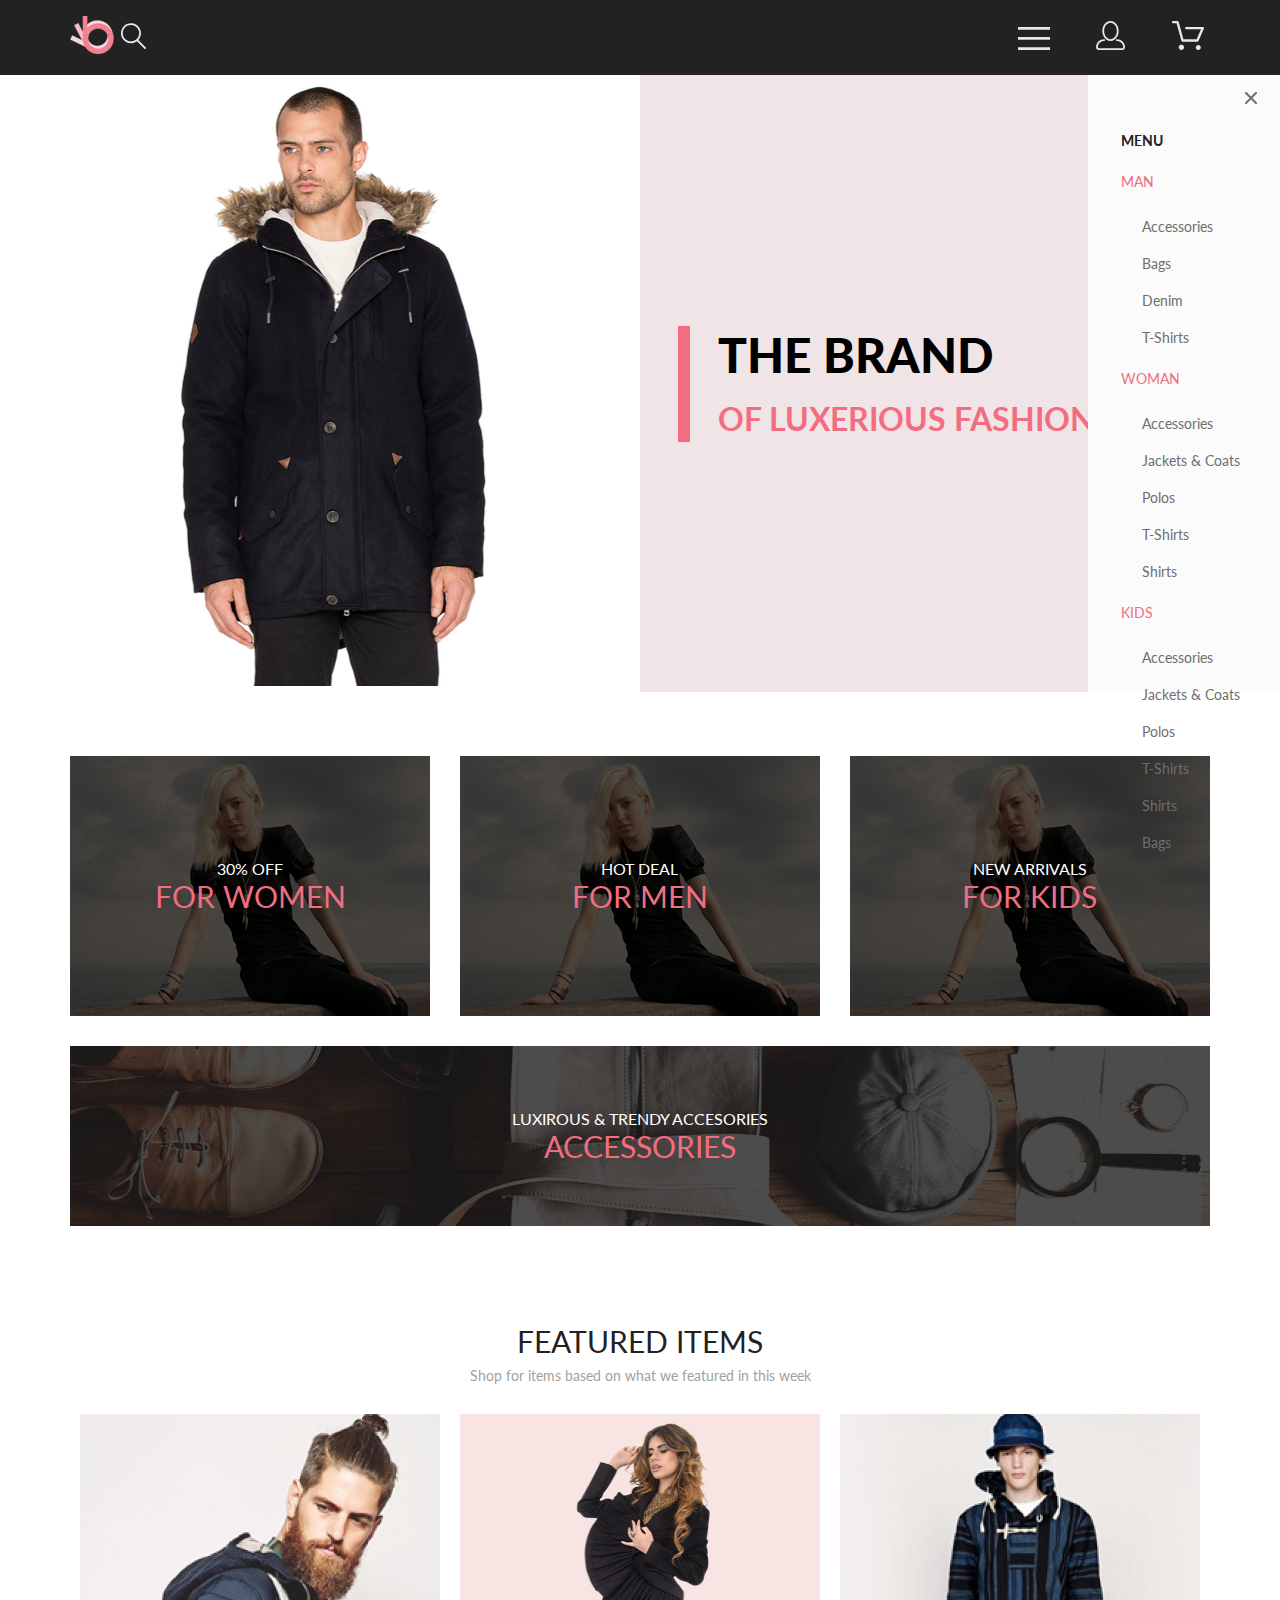
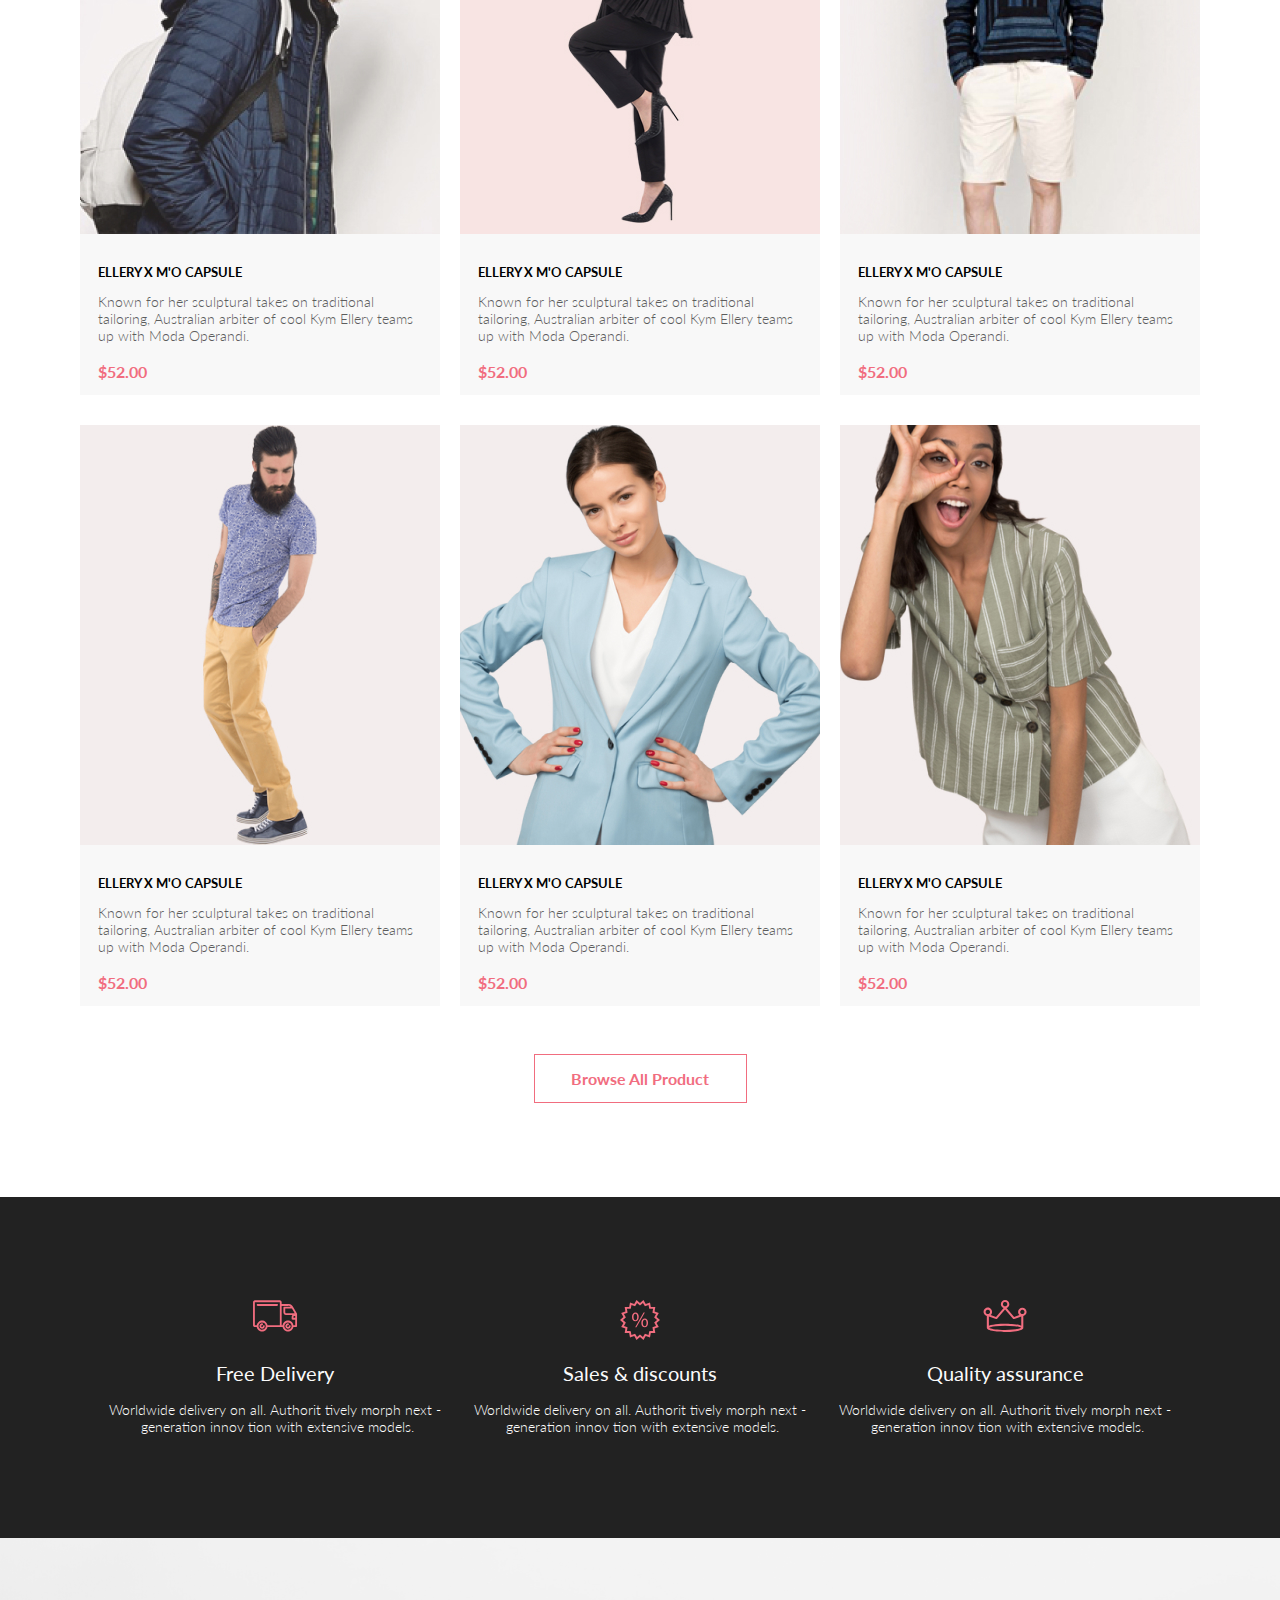
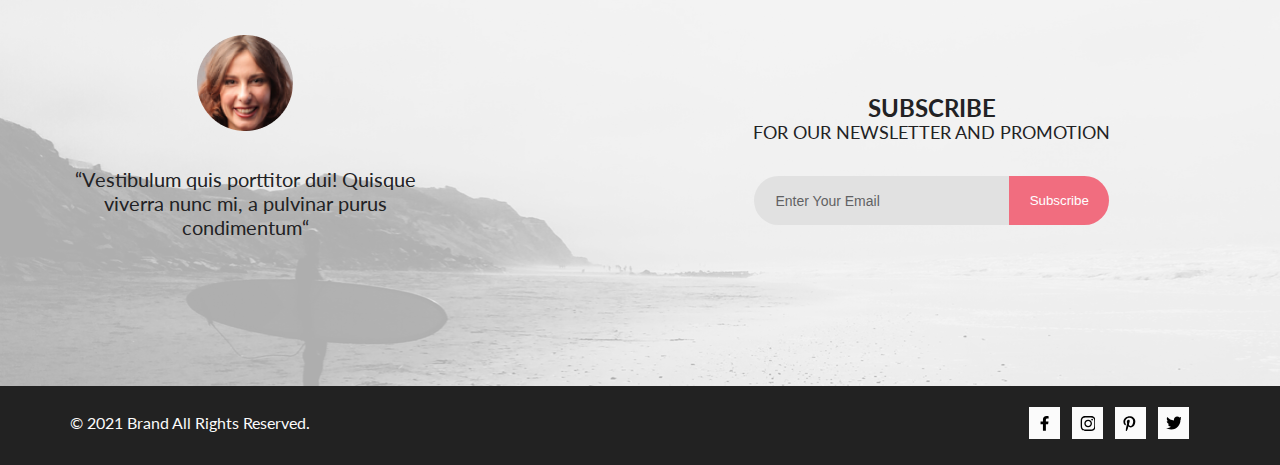
<file: index.html>
<!DOCTYPE html>
<html lang="en">

<head>
    <meta charset="UTF-8">
    <meta name="viewport" content="width=device-width, initial-scale=1.0">
    <title>site</title>
    <link rel="stylesheet" href="css/style.css">
    <link rel="preconnect" href="https://fonts.gstatic.com">
    <link rel="preconnect" href="https://fonts.gstatic.com">
    <link href="https://fonts.googleapis.com/css2?family=Lato:wght@300;400;700;900&display=swap" rel="stylesheet">
</head>

<body>
    <header class="header">
        <div class="container header__container">
            <div class="header__logo-container">
                <a href="index.html"><img src="img/header/header__logo.svg" alt="logo" class="header__logo" width="44"
                        height="38"></a>
                <div class="header__search">
                    <button class="header__button">
                        <img src="img/header/header__loupe.svg" alt="loupe" width="26" height="27"></button>
                </div>
            </div>
            <ul class="header__menu-list">
                <li class="header__menu-item"><button class="header__button"><svg class="icon" width="32" height="23"
                            viewBox="0 0 32 23" fill="none" xmlns="http://www.w3.org/2000/svg">
                            <path d="M0 23V20.31H32V23H0ZM0 12.76V10.07H32V12.76H0ZM0 2.69V0H32V2.69H0Z"
                                fill="#E8E8E8" />
                        </svg></button></li>
                <li class="header__menu-item"><button class="header__button mobile-hidden"><img
                            src="img/header/header__menu-account.svg" alt="account" class="button">
                    </button></li>
                <li class="header__menu-item"><button class="header__button mobile mobile-hidden"><img
                            src="img/header/header_menu-cart.svg" alt="cart" class="icon">
                    </button></li>
            </ul>
        </div>
    </header>
    <main>
        <section class="brand-name">
            <h2 class="visually-hidden">Название</h2>
            <nav class="main-menu">
                <button class="main-menu__close-icon" type="button">
                    <svg width="13" height="13" viewBox="0 0 13 13" fill="#6F6E6E" xmlns="http://www.w3.org/2000/svg">
                        <path
                            d="M7.4158 6.00409L11.7158 1.71409C11.9041 1.52579 12.0099 1.27039 12.0099 1.00409C12.0099 0.73779 11.9041 0.482395 11.7158 0.294092C11.5275 0.105788 11.2721 0 11.0058 0C10.7395 0 10.4841 0.105788 10.2958 0.294092L6.0058 4.59409L1.7158 0.294092C1.52749 0.105788 1.2721 -1.9841e-09 1.0058 0C0.739497 1.9841e-09 0.484102 0.105788 0.295798 0.294092C0.107495 0.482395 0.0017066 0.73779 0.0017066 1.00409C0.0017066 1.27039 0.107495 1.52579 0.295798 1.71409L4.5958 6.00409L0.295798 10.2941C0.20207 10.3871 0.127676 10.4977 0.0769072 10.6195C0.0261385 10.7414 0 10.8721 0 11.0041C0 11.1361 0.0261385 11.2668 0.0769072 11.3887C0.127676 11.5105 0.20207 11.6211 0.295798 11.7141C0.388761 11.8078 0.499362 11.8822 0.621222 11.933C0.743081 11.9838 0.873786 12.0099 1.0058 12.0099C1.13781 12.0099 1.26852 11.9838 1.39038 11.933C1.51223 11.8822 1.62284 11.8078 1.7158 11.7141L6.0058 7.41409L10.2958 11.7141C10.3888 11.8078 10.4994 11.8822 10.6212 11.933C10.7431 11.9838 10.8738 12.0099 11.0058 12.0099C11.1378 12.0099 11.2685 11.9838 11.3904 11.933C11.5122 11.8822 11.6228 11.8078 11.7158 11.7141C11.8095 11.6211 11.8839 11.5105 11.9347 11.3887C11.9855 11.2668 12.0116 11.1361 12.0116 11.0041C12.0116 10.8721 11.9855 10.7414 11.9347 10.6195C11.8839 10.4977 11.8095 10.3871 11.7158 10.2941L7.4158 6.00409Z" />
                    </svg>
                </button>
                <p class="main-menu__header-black">menu</p>
                <p class="main-menu__header">man</p>
                <ul class="main-menu__submenu">
                    <li class="main-menu__submenu-item"><a class="main-menu__submenu-link" href="#">Accessories</a></li>
                    <li class="main-menu__submenu-item"><a class="main-menu__submenu-link" href="#">Bags</a></li>
                    <li class="main-menu__submenu-item"><a class="main-menu__submenu-link" href="#">Denim</a></li>
                    <li class="main-menu__submenu-item"><a class="main-menu__submenu-link" href="#">T-Shirts</a></li>
                </ul>
                <p class="main-menu__header">woman</p>
                <ul class="main-menu__submenu">
                    <li class="main-menu__submenu-item"><a class="main-menu__submenu-link" href="#">Accessories</a></li>
                    <li class="main-menu__submenu-item"><a class="main-menu__submenu-link" href="#">Jackets & Coats</a>
                    </li>
                    <li class="main-menu__submenu-item"><a class="main-menu__submenu-link" href="#">Polos</a></li>
                    <li class="main-menu__submenu-item"><a class="main-menu__submenu-link" href="#">T-Shirts</a></li>
                    <li class="main-menu__submenu-item"><a class="main-menu__submenu-link" href="#">Shirts</a></li>
                </ul>
                <p class="main-menu__header">kids</p>
                <ul class="main-menu__submenu">
                    <li class="main-menu__submenu-item"><a class="main-menu__submenu-link" href="#">Accessories</a></li>
                    <li class="main-menu__submenu-item"><a class="main-menu__submenu-link" href="#">Jackets & Coats</a>
                    </li>
                    <li class="main-menu__submenu-item"><a class="main-menu__submenu-link" href="#">Polos</a></li>
                    <li class="main-menu__submenu-item"><a class="main-menu__submenu-link" href="#">T-Shirts</a></li>
                    <li class="main-menu__submenu-item"><a class="main-menu__submenu-link" href="#">Shirts</a></li>
                    <li class="main-menu__submenu-item"><a class="main-menu__submenu-link" href="#">Bags</a></li>
                </ul>
            </nav>
            <div class="brand-name__picture">
                <img src="img/brand-name/brand-name__man-in-jacket.png" alt="" class="brand-name_img">
            </div>
            <div class="brand-name__content">
                <h1 class="brand-name__header">The brand<br><span class="brand-name__header-span"> of luxerious
                        fashion</span></h1>
            </div>
        </section>
        <section class="offer container">
            <h2 class="visually-hidden">Акции</h2>
            <ul class="offer__list">
                <li class="offer__item offer__item--woman">
                    <div class="offer_item-overlay">
                        <p class="offer__item-name">30% off</p>
                        <p class="offer_item-category">for women</p>
                    </div>
                </li>
                <li class="offer__item offer__item--left">
                    <div class="offer_item-overlay">
                        <p class="offer__item-name">hot deal</p>
                        <p class="offer_item-category">for men</p>
                    </div>
                </li>
                <li class="offer__item offer__item--center">
                    <div class="offer_item-overlay">
                        <p class="offer__item-name">new arrivals</p>
                        <p class="offer_item-category">for kids</p>
                    </div>
                </li>
                <li class="offer__item offer__item--bottom">
                    <div class="offer_item-overlay">
                        <p class="offer__item-name">luxirous & trendy accesories</p>
                        <p class="offer_item-category">Accessories</p>
                    </div>
                </li>
            </ul>
        </section>
        <section class="featured container">
            <div class="featured__title">
                <h2 class="featured__heading">featured items</h2>
                <p class="featured__text">Shop for items based on what we featured in this week</p>
            </div>
            <ul class="featured__content">
                <li class="featured__content-blocks no-left-margin">
                    <div class="featured__content-picture"><img src="img/featured/1_pic.jpg" alt="1st pic featured"
                            width="360" height="420" class="featured__item-img">
                        <button class="featured__item-button">
                            <svg width="27" height="25" viewBox="0 0 27 25" fill="none"
                                xmlns="http://www.w3.org/2000/svg">
                                <path
                                    d="M21.876 22.2662C21.921 22.2549 21.9423 22.2339 21.96 22.2129C21.9678 22.2037 21.9756 22.1946 21.9835 22.1855C22.02 22.1438 22.0233 22.0553 22.0224 22.0105C22.0092 21.9044 21.9185 21.8315 21.8412 21.8315C21.8375 21.8315 21.8336 21.8317 21.8312 21.8318C21.7531 21.8372 21.6653 21.9409 21.6719 22.0625C21.6813 22.1793 21.7675 22.2662 21.8392 22.2662H21.876ZM8.21954 22.2599C8.31873 22.2599 8.39935 22.1655 8.39935 22.0496C8.39935 21.9341 8.31873 21.8401 8.21954 21.8401C8.12042 21.8401 8.03973 21.9341 8.03973 22.0496C8.03973 22.1655 8.12042 22.2599 8.21954 22.2599ZM21.9995 24.2662C21.9517 24.2662 21.8878 24.2662 21.8392 24.2662C20.7017 24.2662 19.7567 23.3545 19.6765 22.198C19.5964 20.9929 20.4937 19.9183 21.6953 19.8364C21.7441 19.8331 21.7928 19.8315 21.8412 19.8315C22.9799 19.8315 23.9413 20.7324 24.019 21.8884C24.0505 22.4915 23.8741 23.0612 23.4898 23.5012C23.1055 23.9575 22.5764 24.2177 21.9995 24.2662ZM8.21954 24.2599C7.01532 24.2599 6.03973 23.2709 6.03973 22.0496C6.03973 20.8291 7.01532 19.8401 8.21954 19.8401C9.42371 19.8401 10.3994 20.8291 10.3994 22.0496C10.3994 23.2709 9.42371 24.2599 8.21954 24.2599ZM21.1984 17.3938H9.13306C8.70013 17.3938 8.31586 17.1005 8.20331 16.6775L4.27753 2.24768H1.52173C0.993408 2.24768 0.560547 1.80859 0.560547 1.27039C0.560547 0.733032 0.993408 0.292969 1.52173 0.292969H4.99933C5.43134 0.292969 5.81561 0.586304 5.9281 1.01025L9.85394 15.4391H20.5576L24.1144 7.13379H12.2578C11.7286 7.13379 11.2957 6.69373 11.2957 6.15649C11.2957 5.61914 11.7286 5.17908 12.2578 5.17908H25.5886C25.9091 5.17908 26.2141 5.34192 26.3896 5.61914C26.566 5.89539 26.5984 6.23743 26.4697 6.547L22.0795 16.807C21.9193 17.1653 21.5827 17.3938 21.1984 17.3938Z"
                                    fill="white" />
                            </svg>
                            Add to cart
                        </button></div>
                    <h3 class="featured__content-heading"> ellery x m'o capsule</h3>
                    <p class="featured__content-text">Known for her sculptural takes on traditional tailoring,
                        Australian arbiter of cool Kym Ellery teams up with Moda Operandi.</p>
                    <h4 class="featured__content-price">$52.00</h4>
                </li>
                <li class="featured__content-blocks">
                    <div class="featured__content-picture"><img src="img/featured/2__pic.jpg" alt="2nd pic featured"
                            width="360" height="420" class="featured__item-img">
                        <button class="featured__item-button">
                            <svg width="27" height="25" viewBox="0 0 27 25" fill="none"
                                xmlns="http://www.w3.org/2000/svg">
                                <path
                                    d="M21.876 22.2662C21.921 22.2549 21.9423 22.2339 21.96 22.2129C21.9678 22.2037 21.9756 22.1946 21.9835 22.1855C22.02 22.1438 22.0233 22.0553 22.0224 22.0105C22.0092 21.9044 21.9185 21.8315 21.8412 21.8315C21.8375 21.8315 21.8336 21.8317 21.8312 21.8318C21.7531 21.8372 21.6653 21.9409 21.6719 22.0625C21.6813 22.1793 21.7675 22.2662 21.8392 22.2662H21.876ZM8.21954 22.2599C8.31873 22.2599 8.39935 22.1655 8.39935 22.0496C8.39935 21.9341 8.31873 21.8401 8.21954 21.8401C8.12042 21.8401 8.03973 21.9341 8.03973 22.0496C8.03973 22.1655 8.12042 22.2599 8.21954 22.2599ZM21.9995 24.2662C21.9517 24.2662 21.8878 24.2662 21.8392 24.2662C20.7017 24.2662 19.7567 23.3545 19.6765 22.198C19.5964 20.9929 20.4937 19.9183 21.6953 19.8364C21.7441 19.8331 21.7928 19.8315 21.8412 19.8315C22.9799 19.8315 23.9413 20.7324 24.019 21.8884C24.0505 22.4915 23.8741 23.0612 23.4898 23.5012C23.1055 23.9575 22.5764 24.2177 21.9995 24.2662ZM8.21954 24.2599C7.01532 24.2599 6.03973 23.2709 6.03973 22.0496C6.03973 20.8291 7.01532 19.8401 8.21954 19.8401C9.42371 19.8401 10.3994 20.8291 10.3994 22.0496C10.3994 23.2709 9.42371 24.2599 8.21954 24.2599ZM21.1984 17.3938H9.13306C8.70013 17.3938 8.31586 17.1005 8.20331 16.6775L4.27753 2.24768H1.52173C0.993408 2.24768 0.560547 1.80859 0.560547 1.27039C0.560547 0.733032 0.993408 0.292969 1.52173 0.292969H4.99933C5.43134 0.292969 5.81561 0.586304 5.9281 1.01025L9.85394 15.4391H20.5576L24.1144 7.13379H12.2578C11.7286 7.13379 11.2957 6.69373 11.2957 6.15649C11.2957 5.61914 11.7286 5.17908 12.2578 5.17908H25.5886C25.9091 5.17908 26.2141 5.34192 26.3896 5.61914C26.566 5.89539 26.5984 6.23743 26.4697 6.547L22.0795 16.807C21.9193 17.1653 21.5827 17.3938 21.1984 17.3938Z"
                                    fill="white" />
                            </svg>
                            Add to cart
                        </button></div>
                    <h4 class="featured__content-heading">ellery x m'o capsule</h4>
                    <p class="featured__content-text">Known for her sculptural takes on traditional tailoring,
                        Australian arbiter of cool Kym Ellery teams up with Moda Operandi.</p>
                    <h4 class="featured__content-price">$52.00</h4>
                </li>
                <li class="featured__content-blocks no-right-margin">
                    <div class="featured__content-picture"><img src="img/featured/3_pic.jpg" alt="3rd pic featured"
                            width="360" height="420" class="featured__item-img">
                        <button class="featured__item-button">
                            <svg width="27" height="25" viewBox="0 0 27 25" fill="none"
                                xmlns="http://www.w3.org/2000/svg">
                                <path
                                    d="M21.876 22.2662C21.921 22.2549 21.9423 22.2339 21.96 22.2129C21.9678 22.2037 21.9756 22.1946 21.9835 22.1855C22.02 22.1438 22.0233 22.0553 22.0224 22.0105C22.0092 21.9044 21.9185 21.8315 21.8412 21.8315C21.8375 21.8315 21.8336 21.8317 21.8312 21.8318C21.7531 21.8372 21.6653 21.9409 21.6719 22.0625C21.6813 22.1793 21.7675 22.2662 21.8392 22.2662H21.876ZM8.21954 22.2599C8.31873 22.2599 8.39935 22.1655 8.39935 22.0496C8.39935 21.9341 8.31873 21.8401 8.21954 21.8401C8.12042 21.8401 8.03973 21.9341 8.03973 22.0496C8.03973 22.1655 8.12042 22.2599 8.21954 22.2599ZM21.9995 24.2662C21.9517 24.2662 21.8878 24.2662 21.8392 24.2662C20.7017 24.2662 19.7567 23.3545 19.6765 22.198C19.5964 20.9929 20.4937 19.9183 21.6953 19.8364C21.7441 19.8331 21.7928 19.8315 21.8412 19.8315C22.9799 19.8315 23.9413 20.7324 24.019 21.8884C24.0505 22.4915 23.8741 23.0612 23.4898 23.5012C23.1055 23.9575 22.5764 24.2177 21.9995 24.2662ZM8.21954 24.2599C7.01532 24.2599 6.03973 23.2709 6.03973 22.0496C6.03973 20.8291 7.01532 19.8401 8.21954 19.8401C9.42371 19.8401 10.3994 20.8291 10.3994 22.0496C10.3994 23.2709 9.42371 24.2599 8.21954 24.2599ZM21.1984 17.3938H9.13306C8.70013 17.3938 8.31586 17.1005 8.20331 16.6775L4.27753 2.24768H1.52173C0.993408 2.24768 0.560547 1.80859 0.560547 1.27039C0.560547 0.733032 0.993408 0.292969 1.52173 0.292969H4.99933C5.43134 0.292969 5.81561 0.586304 5.9281 1.01025L9.85394 15.4391H20.5576L24.1144 7.13379H12.2578C11.7286 7.13379 11.2957 6.69373 11.2957 6.15649C11.2957 5.61914 11.7286 5.17908 12.2578 5.17908H25.5886C25.9091 5.17908 26.2141 5.34192 26.3896 5.61914C26.566 5.89539 26.5984 6.23743 26.4697 6.547L22.0795 16.807C21.9193 17.1653 21.5827 17.3938 21.1984 17.3938Z"
                                    fill="white" />
                            </svg>
                            Add to cart
                        </button></div>
                    <h4 class="featured__content-heading">ellery x m'o capsule</h4>
                    <p class="featured__content-text">Known for her sculptural takes on traditional tailoring,
                        Australian arbiter of cool Kym Ellery teams up with Moda Operandi.</p>
                    <h4 class="featured__content-price">$52.00</h4>
                </li>
                <li class="featured__content-blocks no-left-margin">
                    <div class="featured__content-picture"><img src="img/featured/4_pic.jpg" alt="4th pic featured"
                            width="360" height="420" class="featured__item-img">
                        <button class="featured__item-button">
                            <svg width="27" height="25" viewBox="0 0 27 25" fill="none"
                                xmlns="http://www.w3.org/2000/svg">
                                <path
                                    d="M21.876 22.2662C21.921 22.2549 21.9423 22.2339 21.96 22.2129C21.9678 22.2037 21.9756 22.1946 21.9835 22.1855C22.02 22.1438 22.0233 22.0553 22.0224 22.0105C22.0092 21.9044 21.9185 21.8315 21.8412 21.8315C21.8375 21.8315 21.8336 21.8317 21.8312 21.8318C21.7531 21.8372 21.6653 21.9409 21.6719 22.0625C21.6813 22.1793 21.7675 22.2662 21.8392 22.2662H21.876ZM8.21954 22.2599C8.31873 22.2599 8.39935 22.1655 8.39935 22.0496C8.39935 21.9341 8.31873 21.8401 8.21954 21.8401C8.12042 21.8401 8.03973 21.9341 8.03973 22.0496C8.03973 22.1655 8.12042 22.2599 8.21954 22.2599ZM21.9995 24.2662C21.9517 24.2662 21.8878 24.2662 21.8392 24.2662C20.7017 24.2662 19.7567 23.3545 19.6765 22.198C19.5964 20.9929 20.4937 19.9183 21.6953 19.8364C21.7441 19.8331 21.7928 19.8315 21.8412 19.8315C22.9799 19.8315 23.9413 20.7324 24.019 21.8884C24.0505 22.4915 23.8741 23.0612 23.4898 23.5012C23.1055 23.9575 22.5764 24.2177 21.9995 24.2662ZM8.21954 24.2599C7.01532 24.2599 6.03973 23.2709 6.03973 22.0496C6.03973 20.8291 7.01532 19.8401 8.21954 19.8401C9.42371 19.8401 10.3994 20.8291 10.3994 22.0496C10.3994 23.2709 9.42371 24.2599 8.21954 24.2599ZM21.1984 17.3938H9.13306C8.70013 17.3938 8.31586 17.1005 8.20331 16.6775L4.27753 2.24768H1.52173C0.993408 2.24768 0.560547 1.80859 0.560547 1.27039C0.560547 0.733032 0.993408 0.292969 1.52173 0.292969H4.99933C5.43134 0.292969 5.81561 0.586304 5.9281 1.01025L9.85394 15.4391H20.5576L24.1144 7.13379H12.2578C11.7286 7.13379 11.2957 6.69373 11.2957 6.15649C11.2957 5.61914 11.7286 5.17908 12.2578 5.17908H25.5886C25.9091 5.17908 26.2141 5.34192 26.3896 5.61914C26.566 5.89539 26.5984 6.23743 26.4697 6.547L22.0795 16.807C21.9193 17.1653 21.5827 17.3938 21.1984 17.3938Z"
                                    fill="white" />
                            </svg>
                            Add to cart
                        </button></div>
                    <h4 class="featured__content-heading">ellery x m'o capsule</h4>
                    <p class="featured__content-text">Known for her sculptural takes on traditional tailoring,
                        Australian arbiter of cool Kym Ellery teams up with Moda Operandi.</p>
                    <h4 class="featured__content-price">$52.00</h4>
                </li>
                <li class="featured__content-blocks">
                    <div class="featured__content-picture"><img src="img/featured/5_pic.jpg" alt="5th pic featured"
                            width="360" height="420" class="featured__item-img">
                        <button class="featured__item-button">
                            <svg width="27" height="25" viewBox="0 0 27 25" fill="none"
                                xmlns="http://www.w3.org/2000/svg">
                                <path
                                    d="M21.876 22.2662C21.921 22.2549 21.9423 22.2339 21.96 22.2129C21.9678 22.2037 21.9756 22.1946 21.9835 22.1855C22.02 22.1438 22.0233 22.0553 22.0224 22.0105C22.0092 21.9044 21.9185 21.8315 21.8412 21.8315C21.8375 21.8315 21.8336 21.8317 21.8312 21.8318C21.7531 21.8372 21.6653 21.9409 21.6719 22.0625C21.6813 22.1793 21.7675 22.2662 21.8392 22.2662H21.876ZM8.21954 22.2599C8.31873 22.2599 8.39935 22.1655 8.39935 22.0496C8.39935 21.9341 8.31873 21.8401 8.21954 21.8401C8.12042 21.8401 8.03973 21.9341 8.03973 22.0496C8.03973 22.1655 8.12042 22.2599 8.21954 22.2599ZM21.9995 24.2662C21.9517 24.2662 21.8878 24.2662 21.8392 24.2662C20.7017 24.2662 19.7567 23.3545 19.6765 22.198C19.5964 20.9929 20.4937 19.9183 21.6953 19.8364C21.7441 19.8331 21.7928 19.8315 21.8412 19.8315C22.9799 19.8315 23.9413 20.7324 24.019 21.8884C24.0505 22.4915 23.8741 23.0612 23.4898 23.5012C23.1055 23.9575 22.5764 24.2177 21.9995 24.2662ZM8.21954 24.2599C7.01532 24.2599 6.03973 23.2709 6.03973 22.0496C6.03973 20.8291 7.01532 19.8401 8.21954 19.8401C9.42371 19.8401 10.3994 20.8291 10.3994 22.0496C10.3994 23.2709 9.42371 24.2599 8.21954 24.2599ZM21.1984 17.3938H9.13306C8.70013 17.3938 8.31586 17.1005 8.20331 16.6775L4.27753 2.24768H1.52173C0.993408 2.24768 0.560547 1.80859 0.560547 1.27039C0.560547 0.733032 0.993408 0.292969 1.52173 0.292969H4.99933C5.43134 0.292969 5.81561 0.586304 5.9281 1.01025L9.85394 15.4391H20.5576L24.1144 7.13379H12.2578C11.7286 7.13379 11.2957 6.69373 11.2957 6.15649C11.2957 5.61914 11.7286 5.17908 12.2578 5.17908H25.5886C25.9091 5.17908 26.2141 5.34192 26.3896 5.61914C26.566 5.89539 26.5984 6.23743 26.4697 6.547L22.0795 16.807C21.9193 17.1653 21.5827 17.3938 21.1984 17.3938Z"
                                    fill="white" />
                            </svg>
                            Add to cart
                        </button></div>
                    <h4 class="featured__content-heading">ellery x m'o capsule</h4>
                    <p class="featured__content-text">Known for her sculptural takes on traditional tailoring,
                        Australian arbiter of cool Kym Ellery teams up with Moda Operandi.</p>
                    <h4 class="featured__content-price">$52.00</h4>
                </li>
                <li class="featured__content-blocks no-right-margin">
                    <div class="featured__content-picture"><img src="img/featured/6_pic.jpg" alt="6th pic featured"
                            width="360" height="420" class="featured__item-img">
                        <button class="featured__item-button">
                            <svg width="27" height="25" viewBox="0 0 27 25" fill="none"
                                xmlns="http://www.w3.org/2000/svg">
                                <path
                                    d="M21.876 22.2662C21.921 22.2549 21.9423 22.2339 21.96 22.2129C21.9678 22.2037 21.9756 22.1946 21.9835 22.1855C22.02 22.1438 22.0233 22.0553 22.0224 22.0105C22.0092 21.9044 21.9185 21.8315 21.8412 21.8315C21.8375 21.8315 21.8336 21.8317 21.8312 21.8318C21.7531 21.8372 21.6653 21.9409 21.6719 22.0625C21.6813 22.1793 21.7675 22.2662 21.8392 22.2662H21.876ZM8.21954 22.2599C8.31873 22.2599 8.39935 22.1655 8.39935 22.0496C8.39935 21.9341 8.31873 21.8401 8.21954 21.8401C8.12042 21.8401 8.03973 21.9341 8.03973 22.0496C8.03973 22.1655 8.12042 22.2599 8.21954 22.2599ZM21.9995 24.2662C21.9517 24.2662 21.8878 24.2662 21.8392 24.2662C20.7017 24.2662 19.7567 23.3545 19.6765 22.198C19.5964 20.9929 20.4937 19.9183 21.6953 19.8364C21.7441 19.8331 21.7928 19.8315 21.8412 19.8315C22.9799 19.8315 23.9413 20.7324 24.019 21.8884C24.0505 22.4915 23.8741 23.0612 23.4898 23.5012C23.1055 23.9575 22.5764 24.2177 21.9995 24.2662ZM8.21954 24.2599C7.01532 24.2599 6.03973 23.2709 6.03973 22.0496C6.03973 20.8291 7.01532 19.8401 8.21954 19.8401C9.42371 19.8401 10.3994 20.8291 10.3994 22.0496C10.3994 23.2709 9.42371 24.2599 8.21954 24.2599ZM21.1984 17.3938H9.13306C8.70013 17.3938 8.31586 17.1005 8.20331 16.6775L4.27753 2.24768H1.52173C0.993408 2.24768 0.560547 1.80859 0.560547 1.27039C0.560547 0.733032 0.993408 0.292969 1.52173 0.292969H4.99933C5.43134 0.292969 5.81561 0.586304 5.9281 1.01025L9.85394 15.4391H20.5576L24.1144 7.13379H12.2578C11.7286 7.13379 11.2957 6.69373 11.2957 6.15649C11.2957 5.61914 11.7286 5.17908 12.2578 5.17908H25.5886C25.9091 5.17908 26.2141 5.34192 26.3896 5.61914C26.566 5.89539 26.5984 6.23743 26.4697 6.547L22.0795 16.807C21.9193 17.1653 21.5827 17.3938 21.1984 17.3938Z"
                                    fill="white" />
                            </svg>
                            Add to cart
                        </button></div>
                    <h4 class="featured__content-heading">ellery x m'o capsule</h4>
                    <p class="featured__content-text">Known for her sculptural takes on traditional tailoring,
                        Australian arbiter of cool Kym Ellery teams up with Moda Operandi.</p>
                    <h4 class="featured__content-price">$52.00</h4>
                </li>
            </ul>
            <div class="featured__btn-browse">
                <h4 class="featured__btn-browse-text">Browse&nbsp;All&nbsp;Product</h4>
            </div>
        </section>
        <section class="advantages">
            <ul class="advantages-wrap container">
                <li class="advantages__block">
                    <div class="advantages__block-icon"><img src="img/advantages/advantages__icon--delivery.svg"
                            alt="delivery icon" class="advantages_icon" width="45" height="32"></div>
                    <h4 class="advantages__block-heading">Free Delivery</h4>
                    <p class="advantages__block-text">Worldwide delivery on all. Authorit tively morph
                        next&nbsp;-&nbsp;generation innov tion with extensive models.</p>
                </li>
                <li class="advantages__block">
                    <div class="advantages__block-icon"><img src="img/advantages/advantages__icon-sales.svg"
                            alt="sales icon" class="advantages_icon" width="40" height="40"></div>
                    <h4 class="advantages__block-heading advantages__block-heading-big-icon">Sales & discounts</h4>
                    <p class="advantages__block-text">Worldwide delivery on all. Authorit tively morph
                        next&nbsp;-&nbsp;generation innov tion with extensive models.</p>
                </li>
                <li class="advantages__block no-right-margin">
                    <div class="advantages__block-icon"><img src="img/advantages/advantages__icon--quality.svg"
                            alt="quality icon" class="advantages_icon" width="47" height="32"></div>
                    <h4 class="advantages__block-heading">Quality assurance</h4>
                    <p class="advantages__block-text">Worldwide delivery on all. Authorit tively morph
                        next&nbsp;-&nbsp;generation innov tion with extensive models.</p>
                </li>
            </ul>
        </section>
    </main>
    <footer class="footer">
        <section class="subscription">
            <div class="subscription__wrapper">
                <div class="subscription__container container">
                    <div class="subscription__content">
                        <img src="img/footer/content-face.png" alt="round face" class="subscription__face" width="96"
                            height="96">
                        <p class="subscription__text">“Vestibulum quis porttitor dui! Quisque viverra nunc mi, a
                            pulvinar purus condimentum“</p>
                    </div>
                    <div class="subscription__input">
                        <h4 class="subscription__input-heading">subscribe</h4>
                        <p class="subscription__input-text">for our newsletter and promotion</p>
                        <form class="subscribe__input-field">
                            <input type="text" class="subscription--input" placeholder="Enter Your Email">
                            <button class="subscription__input--button" type="submit">Subscribe</button>
                        </form>
                    </div>
                </div>
            </div>
        </section>
        <div class="social-links">
            <div class="social-links__content container">
                <p class="copyright">&copy; 2021 Brand All Rights Reserved.</p>
                <ul class="social-links__icons">
                    <li class="social-links__wrapper"><svg class="social-links_wrapper-img" width="15" height="15"
                            viewBox="0 0 9 15" fill="black" xmlns="http://www.w3.org/2000/svg">
                            <path
                                d="M8.08836 8.28L8.50686 5.61602H5.89022V3.88729C5.89022 3.15847 6.25574 2.44806 7.42765 2.44806H8.61722V0.179975C8.61722 0.179975 7.53772 0 6.50561 0C4.35073 0 2.9422 1.27593 2.9422 3.5857V5.61602H0.546875V8.28H2.9422V14.72H5.89022V8.28H8.08836Z" />
                        </svg></li>
                    <li class="social-links__wrapper"><svg class="social-links_wrapper-img" width="15" height="15"
                            viewBox="0 0 15 15" fill="black" xmlns="http://www.w3.org/2000/svg">
                            <path
                                d="M8.13897 3.68159C6.02383 3.68159 4.31774 5.38491 4.31774 7.49663C4.31774 9.60835 6.02383 11.3117 8.13897 11.3117C10.2541 11.3117 11.9602 9.60835 11.9602 7.49663C11.9602 5.38491 10.2541 3.68159 8.13897 3.68159ZM8.13897 9.9769C6.77211 9.9769 5.65467 8.8646 5.65467 7.49663C5.65467 6.12866 6.76878 5.01636 8.13897 5.01636C9.50915 5.01636 10.6233 6.12866 10.6233 7.49663C10.6233 8.8646 9.50583 9.9769 8.13897 9.9769ZM13.0078 3.52554C13.0078 4.02026 12.6087 4.41538 12.1165 4.41538C11.621 4.41538 11.2252 4.01694 11.2252 3.52554C11.2252 3.03413 11.6243 2.63569 12.1165 2.63569C12.6087 2.63569 13.0078 3.03413 13.0078 3.52554ZM15.5386 4.42866C15.4821 3.23667 15.2094 2.18081 14.3347 1.31089C13.4634 0.440967 12.4058 0.168701 11.2119 0.108936C9.9814 0.039209 6.29321 0.039209 5.0627 0.108936C3.8721 0.165381 2.81453 0.437646 1.93987 1.30757C1.06522 2.17749 0.795836 3.23335 0.735973 4.42534C0.666134 5.65386 0.666134 9.33608 0.735973 10.5646C0.79251 11.7566 1.06522 12.8124 1.93987 13.6824C2.81453 14.5523 3.86878 14.8246 5.0627 14.8843C6.29321 14.9541 9.9814 14.9541 11.2119 14.8843C12.4058 14.8279 13.4634 14.5556 14.3347 13.6824C15.2061 12.8124 15.4788 11.7566 15.5386 10.5646C15.6085 9.33608 15.6085 5.65718 15.5386 4.42866ZM13.949 11.8828C13.6895 12.5335 13.1874 13.0349 12.5322 13.2972C11.5511 13.6857 9.22314 13.596 8.13897 13.596C7.05479 13.596 4.72348 13.6824 3.74573 13.2972C3.09389 13.0382 2.59171 12.5369 2.32898 11.8828C1.93987 10.9033 2.02967 8.57905 2.02967 7.49663C2.02967 6.41421 1.9432 4.08667 2.32898 3.1105C2.58838 2.45972 3.09056 1.95835 3.74573 1.69604C4.7268 1.30757 7.05479 1.39722 8.13897 1.39722C9.22314 1.39722 11.5545 1.31089 12.5322 1.69604C13.184 1.95503 13.6862 2.4564 13.949 3.1105C14.3381 4.08999 14.2483 6.41421 14.2483 7.49663C14.2483 8.57905 14.3381 10.9066 13.949 11.8828Z" />
                        </svg></li>
                    <li class="social-links__wrapper"><svg class="social-links_wrapper-img" width="15" height="15"
                            viewBox="0 0 15 15" fill="black" xmlns="http://www.w3.org/2000/svg">
                            <path
                                d="M6.74032 0.203125C3.55564 0.203125 0.408203 2.34063 0.408203 5.8C0.408203 8 1.63738 9.25 2.38233 9.25C2.68963 9.25 2.86655 8.3875 2.86655 8.14375C2.86655 7.85313 2.13091 7.23438 2.13091 6.025C2.13091 3.5125 4.03055 1.73125 6.4889 1.73125C8.60271 1.73125 10.1671 2.94062 10.1671 5.1625C10.1671 6.82187 9.50597 9.93437 7.36422 9.93437C6.59133 9.93437 5.93018 9.37187 5.93018 8.56563C5.93018 7.38438 6.74963 6.24062 6.74963 5.02187C6.74963 2.95312 3.835 3.32812 3.835 5.82812C3.835 6.35313 3.90018 6.93437 4.13298 7.4125C3.70463 9.26875 2.82931 12.0344 2.82931 13.9469C2.82931 14.5375 2.91311 15.1188 2.96899 15.7094C3.07452 15.8281 3.02175 15.8156 3.18316 15.7563C4.74757 13.6 4.69169 13.1781 5.3994 10.3562C5.78119 11.0875 6.76826 11.4812 7.55046 11.4812C10.8469 11.4812 12.3275 8.24688 12.3275 5.33125C12.3275 2.22813 9.66427 0.203125 6.74032 0.203125Z" />
                        </svg></li>
                    <li class="social-links__wrapper"><svg class="social-links_wrapper-img" width="15" height="15"
                            viewBox="0 0 15 15" fill="black" xmlns="http://www.w3.org/2000/svg">
                            <path
                                d="M14.417 3.74052C14.427 3.88264 14.427 4.0248 14.427 4.16692C14.427 8.50192 11.1498 13.4969 5.15986 13.4969C3.31448 13.4969 1.60022 12.9588 0.158203 12.0248C0.420396 12.0552 0.67247 12.0654 0.944752 12.0654C2.46741 12.0654 3.8691 11.5476 4.98843 10.6644C3.5565 10.6339 2.3565 9.68977 1.94305 8.39027C2.14475 8.4207 2.34642 8.44102 2.5582 8.44102C2.85063 8.44102 3.14308 8.40039 3.41533 8.32936C1.92291 8.02477 0.803551 6.70498 0.803551 5.11108V5.07048C1.23715 5.31414 1.74139 5.46642 2.2758 5.4867C1.39849 4.89786 0.823727 3.8928 0.823727 2.75573C0.823727 2.14661 0.985041 1.58823 1.26741 1.10092C2.87077 3.09077 5.28086 4.39023 7.98334 4.53239C7.93293 4.28873 7.90266 4.03495 7.90266 3.78114C7.90266 1.97402 9.35477 0.501953 11.1598 0.501953C12.0976 0.501953 12.9446 0.897891 13.5396 1.53748C14.2757 1.39536 14.9816 1.12123 15.6068 0.745609C15.3648 1.50705 14.8505 2.14664 14.1749 2.5527C14.8304 2.48167 15.4657 2.29889 16.0505 2.04511C15.6069 2.69483 15.0522 3.27348 14.417 3.74052Z" />
                        </svg></li>
                </ul>
            </div>
        </div>
    </footer>
</body>

</html>
</file>
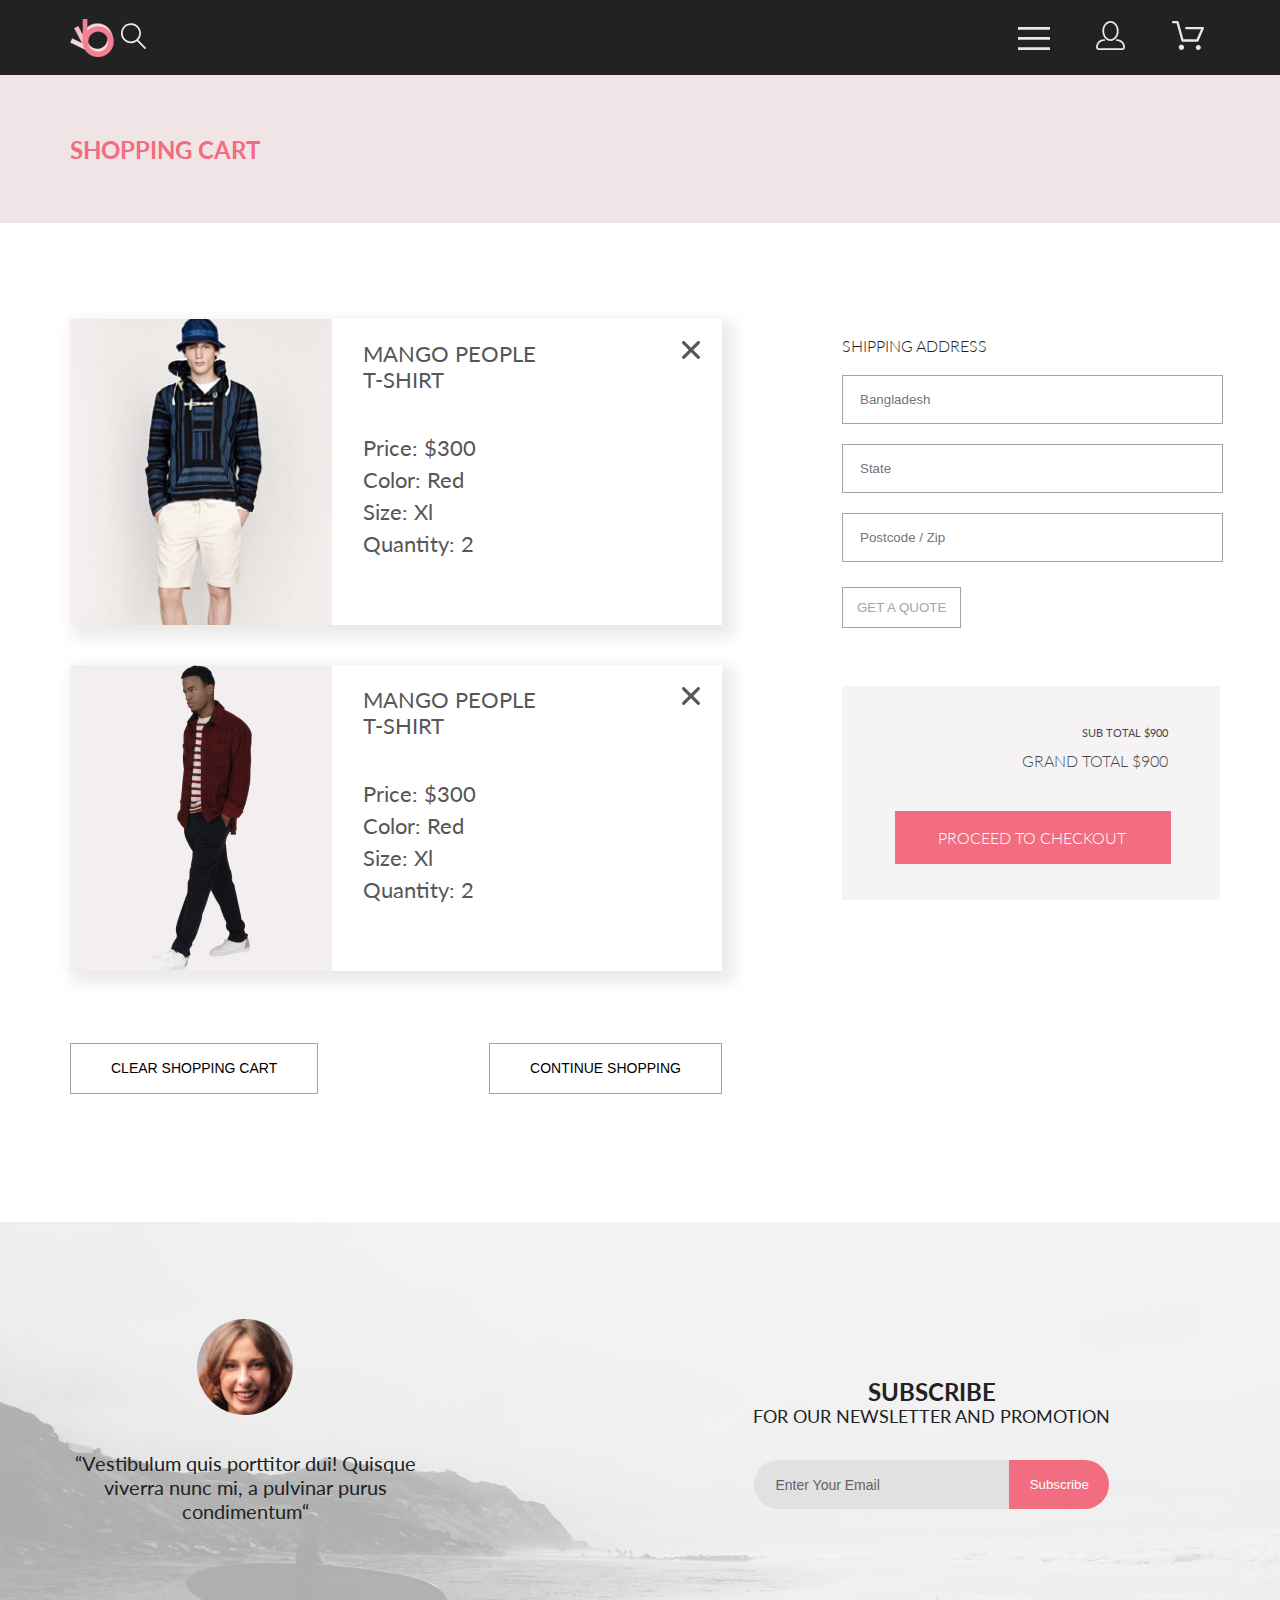
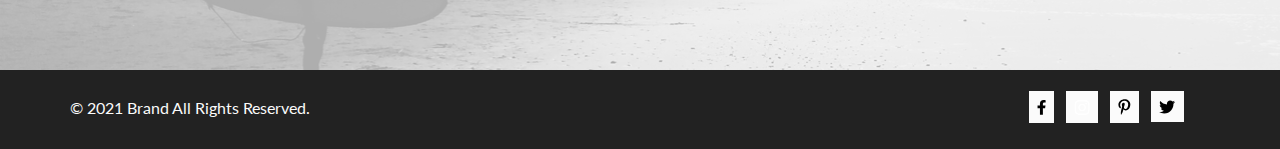
<file: cart.html>
<!DOCTYPE html>
<html lang="en">

<head>
    <meta charset="UTF-8">
    <meta name="viewport" content="width=device-width, initial-scale=1.0">
    <title>site</title>
    <link rel="stylesheet" href="css/style.css">
    <link rel="preconnect" href="https://fonts.gstatic.com">
    <link rel="preconnect" href="https://fonts.gstatic.com">
    <link href="https://fonts.googleapis.com/css2?family=Lato:wght@300;400;700;900&display=swap" rel="stylesheet">
</head>

<body>
    <header class="header">
        <div class="container header__container">
            <div class="header__logo-container">
                <img src="img/header/header__logo.svg" alt="logo" class="header__logo" width="44" height="38">
                <div class="header__search">
                    <button class="header__button">
                        <img src="img/header/header__loupe.svg" alt="loupe" width="26" height="27"></button>
                </div>
            </div>
            <ul class="header__menu-list">
                <li class="header__menu-item"><button class="header__button"><svg class="icon" width="32" height="23"
                            viewBox="0 0 32 23" fill="none" xmlns="http://www.w3.org/2000/svg">
                            <path d="M0 23V20.31H32V23H0ZM0 12.76V10.07H32V12.76H0ZM0 2.69V0H32V2.69H0Z"
                                fill="#E8E8E8" />
                        </svg></button></li>
                <li class="header__menu-item"><button class="header__button"><img
                            src="img/header/header__menu-account.svg" alt="account" class="button">
                    </button></li>
                <li class="header__menu-item"><button class="header__button"><img src="img/header/header_menu-cart.svg"
                            alt="cart" class="icon">
                    </button></li>
            </ul>
        </div>
    </header>
    <main>
        <section class="breadcrumb">
            <h2 class="visually-hidden">breadcrumb</h2>
            <div class="breadcrumb__bg-layer container">
                <div class="breadcrumb__heading">
                    <h1 class="breadcrumb__text">shopping cart</h1>
                </div>
            </div>
        </section>
        <section class="shopping-cart container">
            <h2 class="visually-hidden">cart</h2>
            <div class="shopping-cart__items">
                <div class="shopping-cart__items-card margin-bottom">
                    <img src="img/cart/cart__1.jpg" alt="shopping cart image 1" class="shopping-cart__img" width="262">
                    <div class="shopping-cart__items-content">
                        <h1 class="shopping-cart__items-heading">mango people <br> t-shirt</h1>
                        <h2 class="shopping-cart__items-price">Price: $300</h2>
                        <h2 class="shopping-cart__items-color">Color: Red</h2>
                        <h2 class="shopping-cart__items-size">Size: Xl</h2>
                        <h2 class="shopping-cart__items-quantity">Quantity: 2</h2>
                        <img src="img/cart/cross.svg" alt="cross" class="shopping-cart__items-cross">
                    </div>
                </div>
                <div class="shopping-cart__items-card">
                    <img src="img/cart/cart__2.jpg" alt="shopping cart image 2" class="shopping-cart__img" width="262"
                        height="306">
                    <div class="shopping-cart__items-content">
                        <h1 class="shopping-cart__items-heading">mango people <br> t-shirt</h1>
                        <h2 class="shopping-cart__items-price">Price: $300</h2>
                        <h2 class="shopping-cart__items-color">Color: Red</h2>
                        <h2 class="shopping-cart__items-size">Size: Xl</h2>
                        <h2 class="shopping-cart__items-quantity">Quantity: 2</h2>
                        <img src="img/cart/cross.svg" alt="cross" class="shopping-cart__items-cross">
                    </div>
                </div>
                <div class="shopping-cart__items-buttons">
                    <button class="shopping-cart__left-button">clear shopping cart</button>
                    <button class="shopping-cart__right-button">continue shopping</button>
                </div>
            </div>
            <div class="shopping-cart__address">
                <form action="#" method="get">
                    <fieldset class="shopping-cart__address-fieldset">
                        <legend class="shopping-cart__address-legend">shipping address</legend>
                        <input type="text" placeholder="Bangladesh" class="shopping-cart__address-city">
                        <input type="text" placeholder="State" class="shopping-cart__state">
                        <input type="text" placeholder="Postcode / Zip" class="shopping-cart__zip">
                        <button class="shopping-cart__address-btn">get a quote</button>
                    </fieldset>
                </form>
                <div class="shopping-cart__address-proceed">
                    <p class="shopping-cart__subtotal">sub total $900</p>
                    <p class="shopping-cart__grand-total">grand total $900</p>
                    <p class="shopping-cart__checkout">proceed to checkout</p>
                </div>
            </div>
        </section>
    </main>
    <footer class="footer">
        <section class="subscription">
            <div class="subscription__wrapper">

                <div class="subscription__container container">
                    <div class="subscription__content">
                        <img src="img/footer/content-face.png" alt="round face" class="subscription__face" width="96"
                            height="96">
                        <p class="subscription__text">“Vestibulum quis porttitor dui! Quisque viverra nunc mi, a
                            pulvinar purus condimentum“</p>
                    </div>
                    <div class="subscription__input">
                        <h4 class="subscription__input-heading">subscribe</h4>
                        <p class="subscription__input-text">for our newsletter and promotion</p>
                        <form class="subscribe__input-field">
                            <input type="text" class="subscription--input" placeholder="Enter Your Email">
                            <button class="subscription__input--button" type="submit">Subscribe</button>
                        </form>
                    </div>
                </div>
            </div>
        </section>
        <div class="social-links">
            <div class="social-links__content container">
                <p class="copyright">&copy; 2021 Brand All Rights Reserved.</p>
                <ul class="social-links__icons">
                    <li class="social-links__wrapper">
                        <div class="social-links__icon-wrap">
                            <img src="img/footer/facebook.svg" alt="facebook" class="social-links_wrapper-img">
                        </div>
                    </li>
                    <li class="social-links__wrapper instagram-wrap">
                        <div class="social-links__icon-wrap">
                            <img src="img/footer/instagram.svg" alt="instagram" class="social-links_wrapper-img">
                        </div>
                    </li>
                    <li class="social-links__wrapper">
                        <div class="social-links__icon-wrap">
                            <img src="img/footer/pinterest.svg" alt="pinterest" class="social-links_wrapper-img">
                        </div>
                    </li>
                    <li class="social-links__wrapper">
                        <div class="social-links__icon-wrap">
                            <img src="img/footer/twitter.svg" alt="twitter" class="social-links_wrapper-img">
                        </div>
                    </li>
                </ul>
            </div>
        </div>
    </footer>
</body>

</html>
</file>
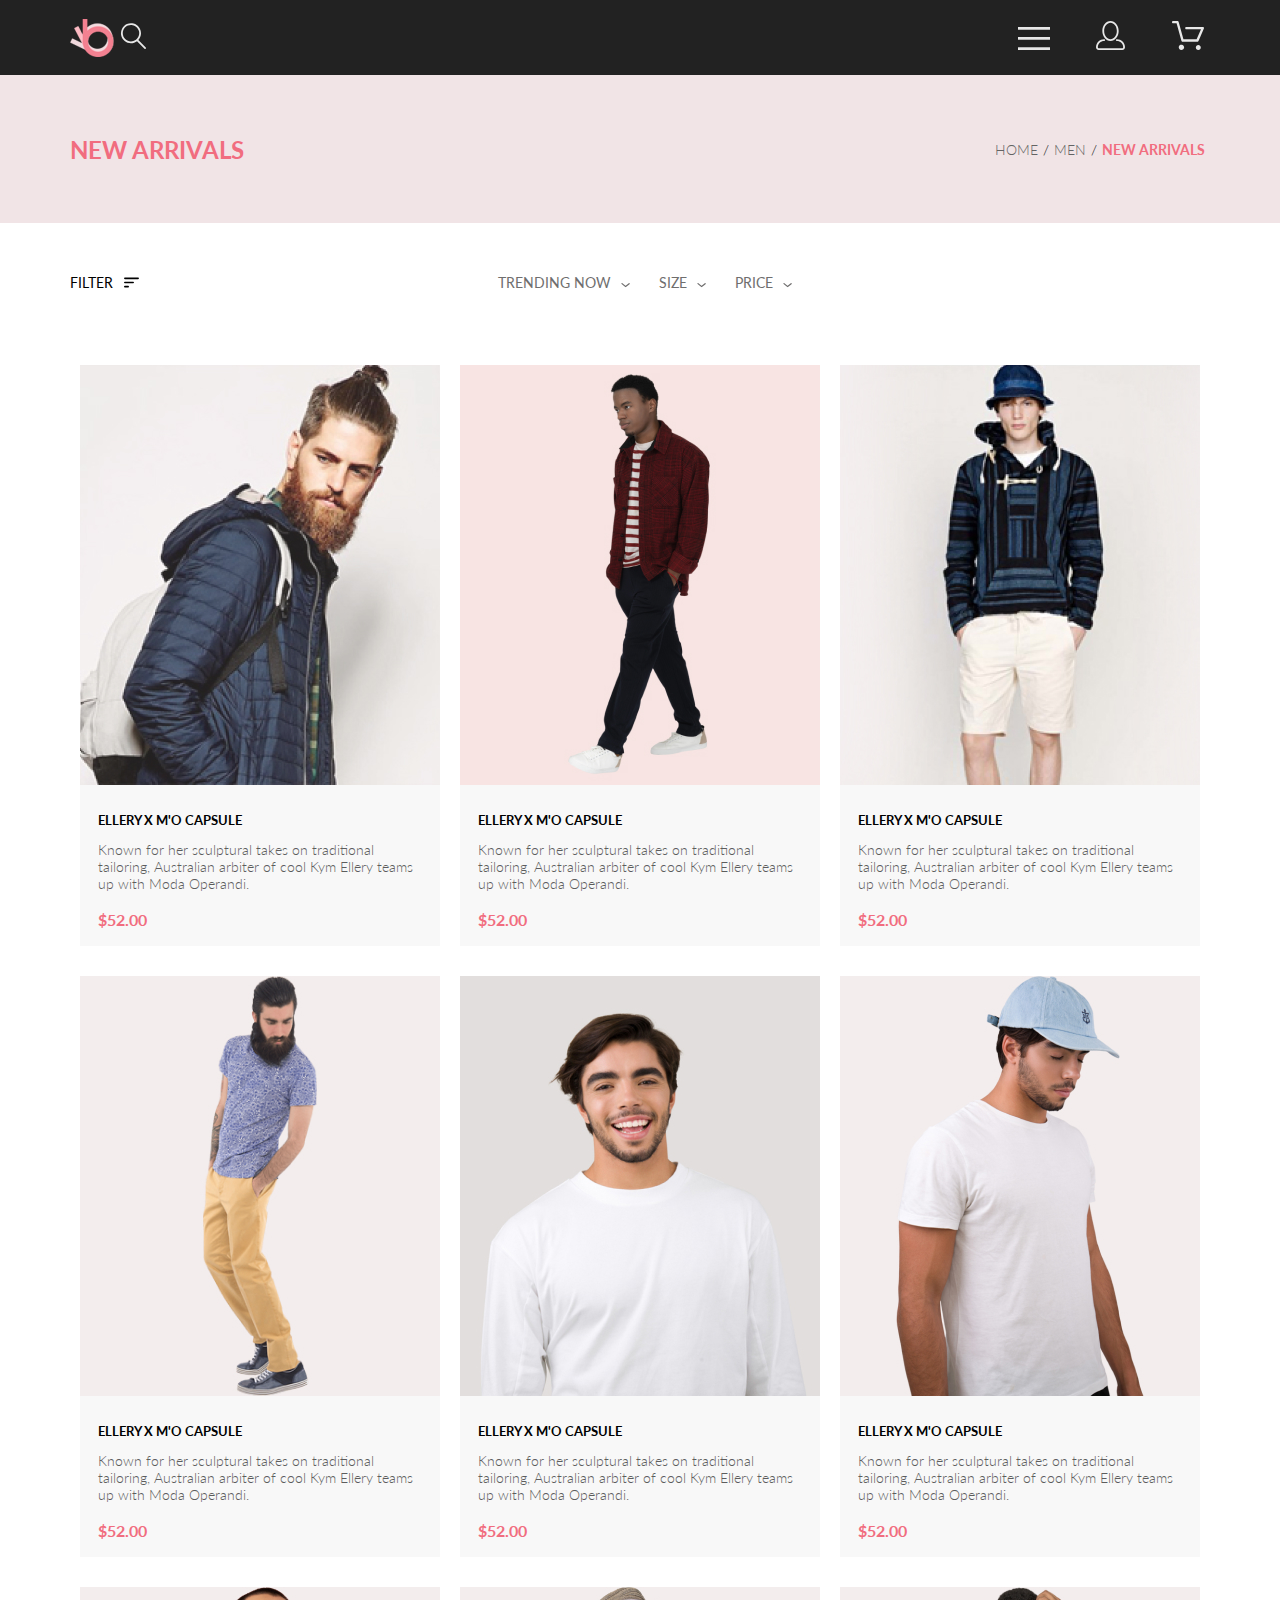
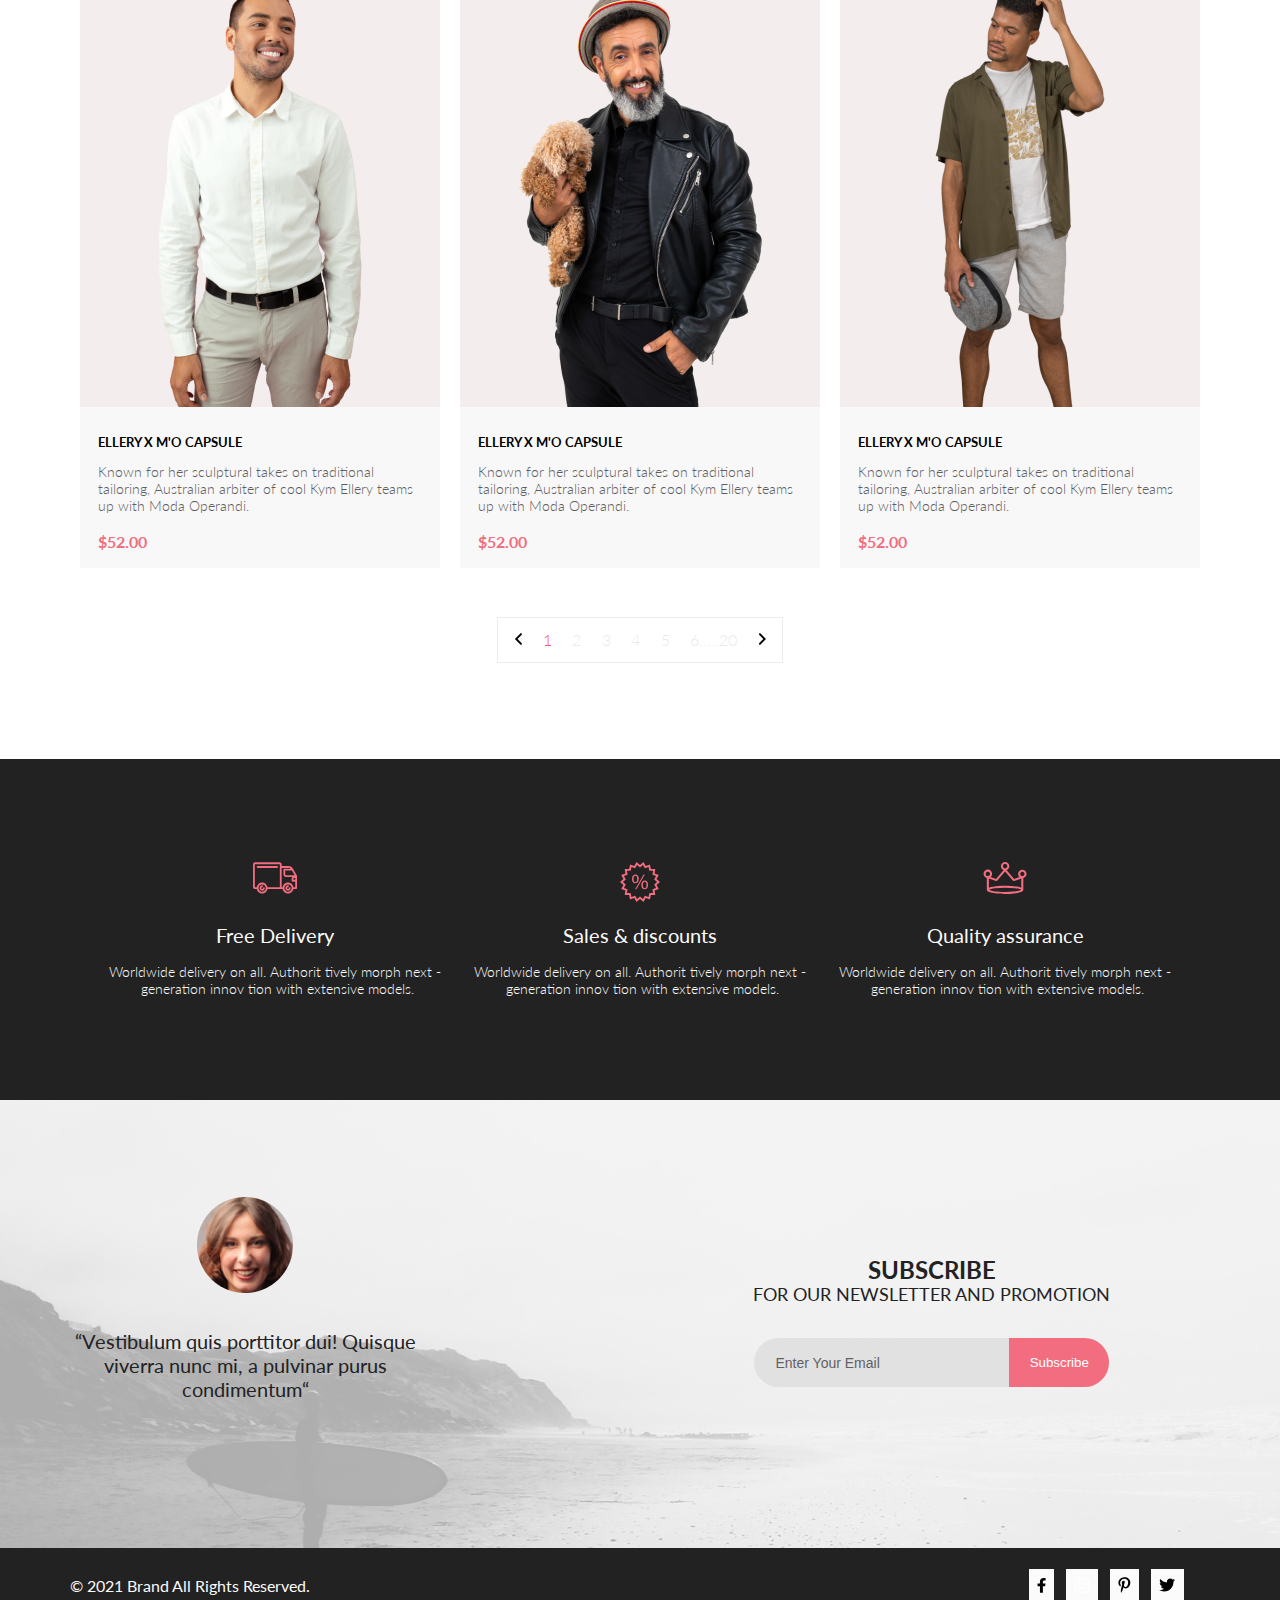
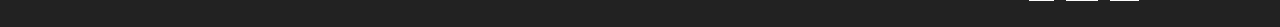
<file: catalog.html>
<!DOCTYPE html>
<html lang="en">

<head>
    <meta charset="UTF-8">
    <meta name="viewport" content="width=device-width, initial-scale=1.0">
    <title>site</title>
    <link rel="stylesheet" href="css/style.css">
    <link rel="preconnect" href="https://fonts.gstatic.com">
    <link rel="preconnect" href="https://fonts.gstatic.com">
    <link href="https://fonts.googleapis.com/css2?family=Lato:wght@300;400;700;900&display=swap" rel="stylesheet">
</head>

<body>
    <header class="header">
        <div class="container header__container">
            <div class="header__logo-container">
                <img src="img/header/header__logo.svg" alt="logo" class="header__logo" width="44" height="38">
                <div class="header__search">
                    <button class="header__button">
                        <img src="img/header/header__loupe.svg" alt="loupe" width="26" height="27"></button>
                </div>
            </div>
            <ul class="header__menu-list">
                <li class="header__menu-item"><button class="header__button"><svg class="icon" width="32" height="23"
                            viewBox="0 0 32 23" fill="none" xmlns="http://www.w3.org/2000/svg">
                            <path d="M0 23V20.31H32V23H0ZM0 12.76V10.07H32V12.76H0ZM0 2.69V0H32V2.69H0Z"
                                fill="#E8E8E8" />
                        </svg></button></li>
                <li class="header__menu-item"><button class="header__button"><img
                            src="img/header/header__menu-account.svg" alt="account" class="button">
                    </button></li>
                <li class="header__menu-item"><button class="header__button"><img src="img/header/header_menu-cart.svg"
                            alt="cart" class="icon">
                    </button></li>
            </ul>
        </div>
    </header>
    <main>
        <section class="breadcrumb">
            <h2 class="visually-hidden">breadcrumb</h2>
            <div class="breadcrumb__bg-layer container container-tablet">
                <div class="breadcrumb__heading">
                    <h1 class="breadcrumb__text">new arrivals</h1>
                </div>
                <div class="breadcrumb__navigation-block">
                    <nav class="breadcrumb__nav">
                        <ul class="breadcrumb__nav-list">
                            <li class="breadcrumb__nav-item"><a href="#" class="breadcrumb__nav-link">home</a></li>
                            <li class="breadcrumb__nav-item">/<a href="#" class="breadcrumb__nav-link">men</a></li>
                            <li class="breadcrumb__nav-item">/<a href="#"
                                    class="breadcrumb__nav-link breadcrumb__nav--active">new arrivals</a></li>
                        </ul>
                    </nav>
                </div>
            </div>
        </section>
        <section class="catalog container container-tablet">
            <h2 class="visually-hidden">catalog</h2>
            <div class="catalog__filters">
                <div class="catalog__filter"><a href="#" class="catalog__filter-link">
                        <p class="catalog__filter-text">filter</p>
                        <img src="img/catalog/filter_icon.svg" alt="filter icon" class="catalog__filter-button">
                    </a></div>
                <div class="catalog__sort">
                    <ul class="catalog__sort-list">
                        <li class="catalog__sort-item"><a href="#" class="catalog__sort-link">trending now<img
                                    src="img/catalog/arrow_down.svg" alt="arrow down" class="catalog__sort-arrow"
                                    width="10" height="5"></a></li>
                        <li class="catalog__sort-item"><a href="#" class="catalog__sort-link">size<img
                                    src="img/catalog/arrow_down.svg" alt="arrow down" class="catalog__sort-arrow"
                                    width="10" height="5"></a></li>
                        <li class="catalog__sort-item"><a href="#" class="catalog__sort-link">price<img
                                    src="img/catalog/arrow_down.svg" alt="arrow down" class="catalog__sort-arrow"
                                    width="10" height="5"></a></li>
                    </ul>
                </div>
            </div>
            <div class="catalog__content">
                <ul class="catalog__list">
                    <li class="catalog__item no-left-margin"><a href="#" class="catalog__item-link">
                            <div class="catalog__item-pic-wrp"><img src="img/catalog/catalog__1.jpg"
                                    alt="1st pic catalog" class="catalog__item-img" width="360" height="420"></div>
                            <h2 class="catalog__item-heading">ellery x m'o capsule</h2>
                            <p class="catalog__item-description">Known for her sculptural takes on traditional
                                tailoring, Australian arbiter of cool Kym Ellery teams up with Moda Operandi.</p>
                            <h3 class="catalog__item-price">$52.00</h3>
                        </a></li>
                    <li class="catalog__item"><a href="#" class="catalog__item-link">
                            <div class="catalog__item-pic-wrp"><img src="img/catalog/catalog__2.jpg"
                                    alt="2nd pic catalog" class="catalog__item-img" width="360" height="420"></div>
                            <h2 class="catalog__item-heading">ellery x m'o capsule</h2>
                            <p class="catalog__item-description">Known for her sculptural takes on traditional
                                tailoring, Australian arbiter of cool Kym Ellery teams up with Moda Operandi.</p>
                            <h3 class="catalog__item-price">$52.00</h3>
                        </a></li>
                    <li class="catalog__item no-right-margin"><a href="#" class="catalog__item-link">
                            <div class="catalog__item-pic-wrp"><img src="img/catalog/catalog__3.jpg"
                                    alt="3rd pic catalog" class="catalog__item-img" width="360" height="420"></div>
                            <h2 class="catalog__item-heading">ellery x m'o capsule</h2>
                            <p class="catalog__item-description">Known for her sculptural takes on traditional
                                tailoring, Australian arbiter of cool Kym Ellery teams up with Moda Operandi.</p>
                            <h3 class="catalog__item-price">$52.00</h3>
                        </a></li>
                    <li class="catalog__item no-left-margin"><a href="#" class="catalog__item-link">
                            <div class="catalog__item-pic-wrp"><img src="img/catalog/catalog__4.jpg"
                                    alt="4th pic catalog" class="catalog__item-img" width="360" height="420"></div>
                            <h2 class="catalog__item-heading">ellery x m'o capsule</h2>
                            <p class="catalog__item-description">Known for her sculptural takes on traditional
                                tailoring, Australian arbiter of cool Kym Ellery teams up with Moda Operandi.</p>
                            <h3 class="catalog__item-price">$52.00</h3>
                        </a></li>
                    <li class="catalog__item"><a href="#" class="catalog__item-link">
                            <div class="catalog__item-pic-wrp"><img src="img/catalog/catalog__5.jpg"
                                    alt="5th pic catalog" class="catalog__item-img" width="360" height="420"></div>
                            <h2 class="catalog__item-heading">ellery x m'o capsule</h2>
                            <p class="catalog__item-description">Known for her sculptural takes on traditional
                                tailoring, Australian arbiter of cool Kym Ellery teams up with Moda Operandi.</p>
                            <h3 class="catalog__item-price">$52.00</h3>
                        </a></li>
                    <li class="catalog__item no-right-margin"><a href="#" class="catalog__item-link">
                            <div class="catalog__item-pic-wrp"><img src="img/catalog/catalog__6.jpg"
                                    alt="6th pic catalog" class="catalog__item-img" width="360" height="420"></div>
                            <h2 class="catalog__item-heading">ellery x m'o capsule</h2>
                            <p class="catalog__item-description">Known for her sculptural takes on traditional
                                tailoring, Australian arbiter of cool Kym Ellery teams up with Moda Operandi.</p>
                            <h3 class="catalog__item-price">$52.00</h3>
                        </a></li>
                    <li class="catalog__item no-left-margin"><a href="#" class="catalog__item-link">
                            <div class="catalog__item-pic-wrp"><img src="img/catalog/catalog__7.jpg"
                                    alt="7th pic catalog" class="catalog__item-img" width="360" height="420"></div>
                            <h2 class="catalog__item-heading">ellery x m'o capsule</h2>
                            <p class="catalog__item-description">Known for her sculptural takes on traditional
                                tailoring, Australian arbiter of cool Kym Ellery teams up with Moda Operandi.</p>
                            <h3 class="catalog__item-price">$52.00</h3>
                        </a></li>
                    <li class="catalog__item"><a href="#" class="catalog__item-link">
                            <div class="catalog__item-pic-wrp"><img src="img/catalog/catalog__8.jpg"
                                    alt="8th pic catalog" class="catalog__item-img" width="360" height="420"></div>
                            <h2 class="catalog__item-heading">ellery x m'o capsule</h2>
                            <p class="catalog__item-description">Known for her sculptural takes on traditional
                                tailoring, Australian arbiter of cool Kym Ellery teams up with Moda Operandi.</p>
                            <h3 class="catalog__item-price">$52.00</h3>
                        </a></li>
                    <li class="catalog__item no-right-margin"><a href="#" class="catalog__item-link">
                            <div class="catalog__item-pic-wrp"><img src="img/catalog/catalog__9.jpg"
                                    alt="9th pic catalog" class="catalog__item-img" width="360" height="420"></div>
                            <h2 class="catalog__item-heading">ellery x m'o capsule</h2>
                            <p class="catalog__item-description">Known for her sculptural takes on traditional
                                tailoring, Australian arbiter of cool Kym Ellery teams up with Moda Operandi.</p>
                            <h3 class="catalog__item-price">$52.00</h3>
                        </a></li>
                </ul>
            </div>
            <div class="catalog__pagination">
                <ul class="catalog__pagination-list">
                    <li class="catalog__pagination-number"><a href="#" class="catalog__pagination-link"><img
                                src="img/catalog/arrow_left.svg" alt="arrow" class="catalog__pagination-arrow" width="8"
                                height="14"></a></li>
                    <li class="catalog__pagination-number"><a href="#"
                            class="catalog__pagination-link catalog__pagination-link--active">1</a></li>
                    <li class="catalog__pagination-number"><a href="#" class="catalog__pagination-link">2</a></li>
                    <li class="catalog__pagination-number"><a href="#" class="catalog__pagination-link">3</a></li>
                    <li class="catalog__pagination-number"><a href="#" class="catalog__pagination-link">4</a></li>
                    <li class="catalog__pagination-number"><a href="#" class="catalog__pagination-link">5</a></li>
                    <li class="catalog__pagination-number"><a href="#" class="catalog__pagination-link">6.....20</a>
                    </li>
                    <li class="catalog__pagination-number"><a href="#" class="catalog__pagination-link"><img
                                src="img/catalog/arrow_right.svg" alt="arrow" class="catalog__pagination-arrow"
                                width="8" height="14"></a></li>
                </ul>
            </div>
        </section>
        <section class="advantages">
            <ul class="advantages-wrap container">
                <li class="advantages__block">
                    <div class="advantages__block-icon"><img src="img/advantages/advantages__icon--delivery.svg"
                            alt="delivery icon" class="advantages_icon" width="45" height="32"></div>
                    <h4 class="advantages__block-heading">Free Delivery</h4>
                    <p class="advantages__block-text">Worldwide delivery on all. Authorit tively morph
                        next&nbsp;-&nbsp;generation innov tion with extensive models.</p>
                </li>
                <li class="advantages__block">
                    <div class="advantages__block-icon"><img src="img/advantages/advantages__icon-sales.svg"
                            alt="sales icon" class="advantages_icon" width="40" height="40"></div>
                    <h4 class="advantages__block-heading advantages__block-heading-big-icon">Sales & discounts</h4>
                    <p class="advantages__block-text">Worldwide delivery on all. Authorit tively morph
                        next&nbsp;-&nbsp;generation innov tion with extensive models.</p>
                </li>
                <li class="advantages__block no-right-margin">
                    <div class="advantages__block-icon"><img src="img/advantages/advantages__icon--quality.svg"
                            alt="quality icon" class="advantages_icon" width="47" height="32"></div>
                    <h4 class="advantages__block-heading">Quality assurance</h4>
                    <p class="advantages__block-text">Worldwide delivery on all. Authorit tively morph
                        next&nbsp;-&nbsp;generation innov tion with extensive models.</p>
                </li>
            </ul>
        </section>
    </main>
    <footer class="footer">
        <section class="subscription">
            <div class="subscription__wrapper">

                <div class="subscription__container container">
                    <div class="subscription__content">
                        <img src="img/footer/content-face.png" alt="round face" class="subscription__face" width="96"
                            height="96">
                        <p class="subscription__text">“Vestibulum quis porttitor dui! Quisque viverra nunc mi, a
                            pulvinar purus condimentum“</p>
                    </div>
                    <div class="subscription__input">
                        <h4 class="subscription__input-heading">subscribe</h4>
                        <p class="subscription__input-text">for our newsletter and promotion</p>
                        <form class="subscribe__input-field">
                            <input type="text" class="subscription--input" placeholder="Enter Your Email">
                            <button class="subscription__input--button" type="submit">Subscribe</button>
                        </form>
                    </div>
                </div>
            </div>
        </section>
        <div class="social-links">
            <div class="social-links__content container">
                <p class="copyright">&copy; 2021 Brand All Rights Reserved.</p>
                <ul class="social-links__icons">
                    <li class="social-links__wrapper">
                        <div class="social-links__icon-wrap">
                            <img src="img/footer/facebook.svg" alt="facebook" class="social-links_wrapper-img">
                        </div>
                    </li>
                    <li class="social-links__wrapper instagram-wrap">
                        <div class="social-links__icon-wrap">
                            <img src="img/footer/instagram.svg" alt="instagram" class="social-links_wrapper-img">
                        </div>
                    </li>
                    <li class="social-links__wrapper">
                        <div class="social-links__icon-wrap">
                            <img src="img/footer/pinterest.svg" alt="pinterest" class="social-links_wrapper-img">
                        </div>
                    </li>
                    <li class="social-links__wrapper">
                        <div class="social-links__icon-wrap">
                            <img src="img/footer/twitter.svg" alt="twitter" class="social-links_wrapper-img">
                        </div>
                    </li>
                </ul>
            </div>
        </div>
    </footer>
</body>

</html>
</file>
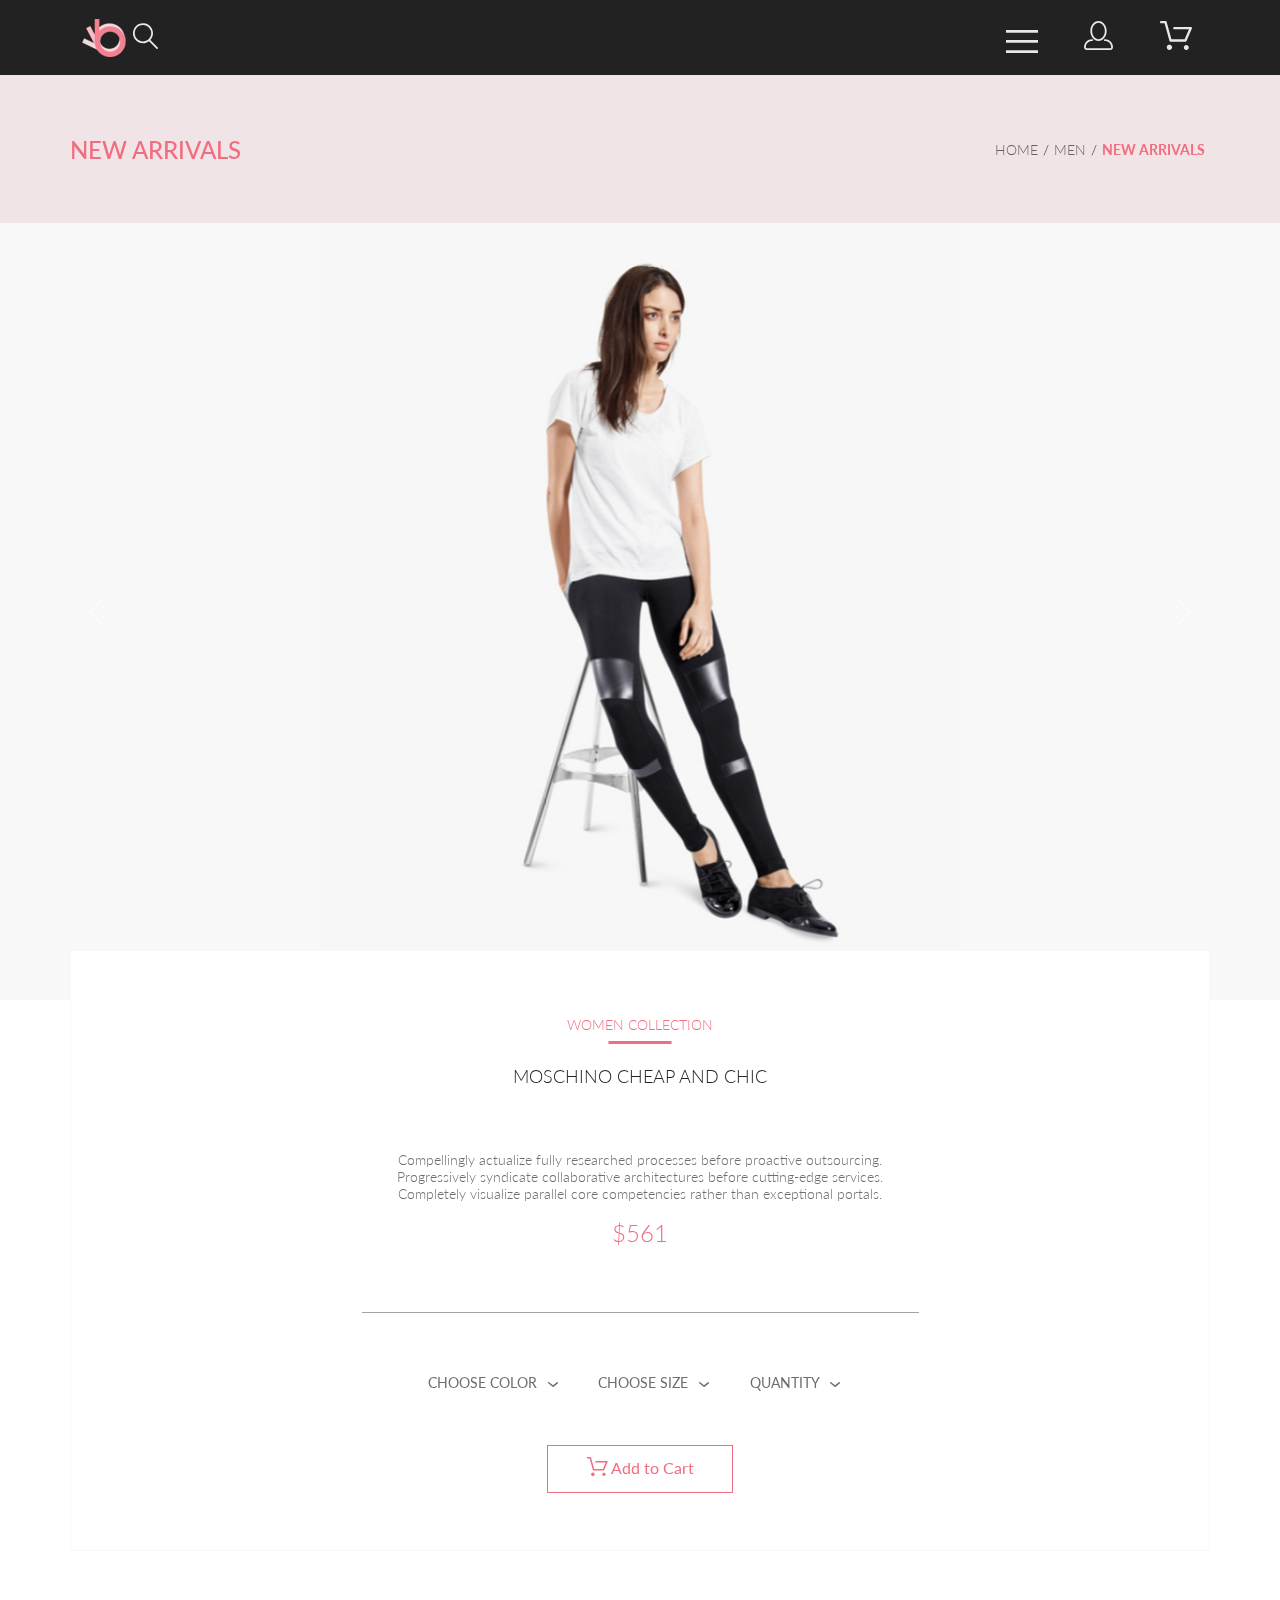
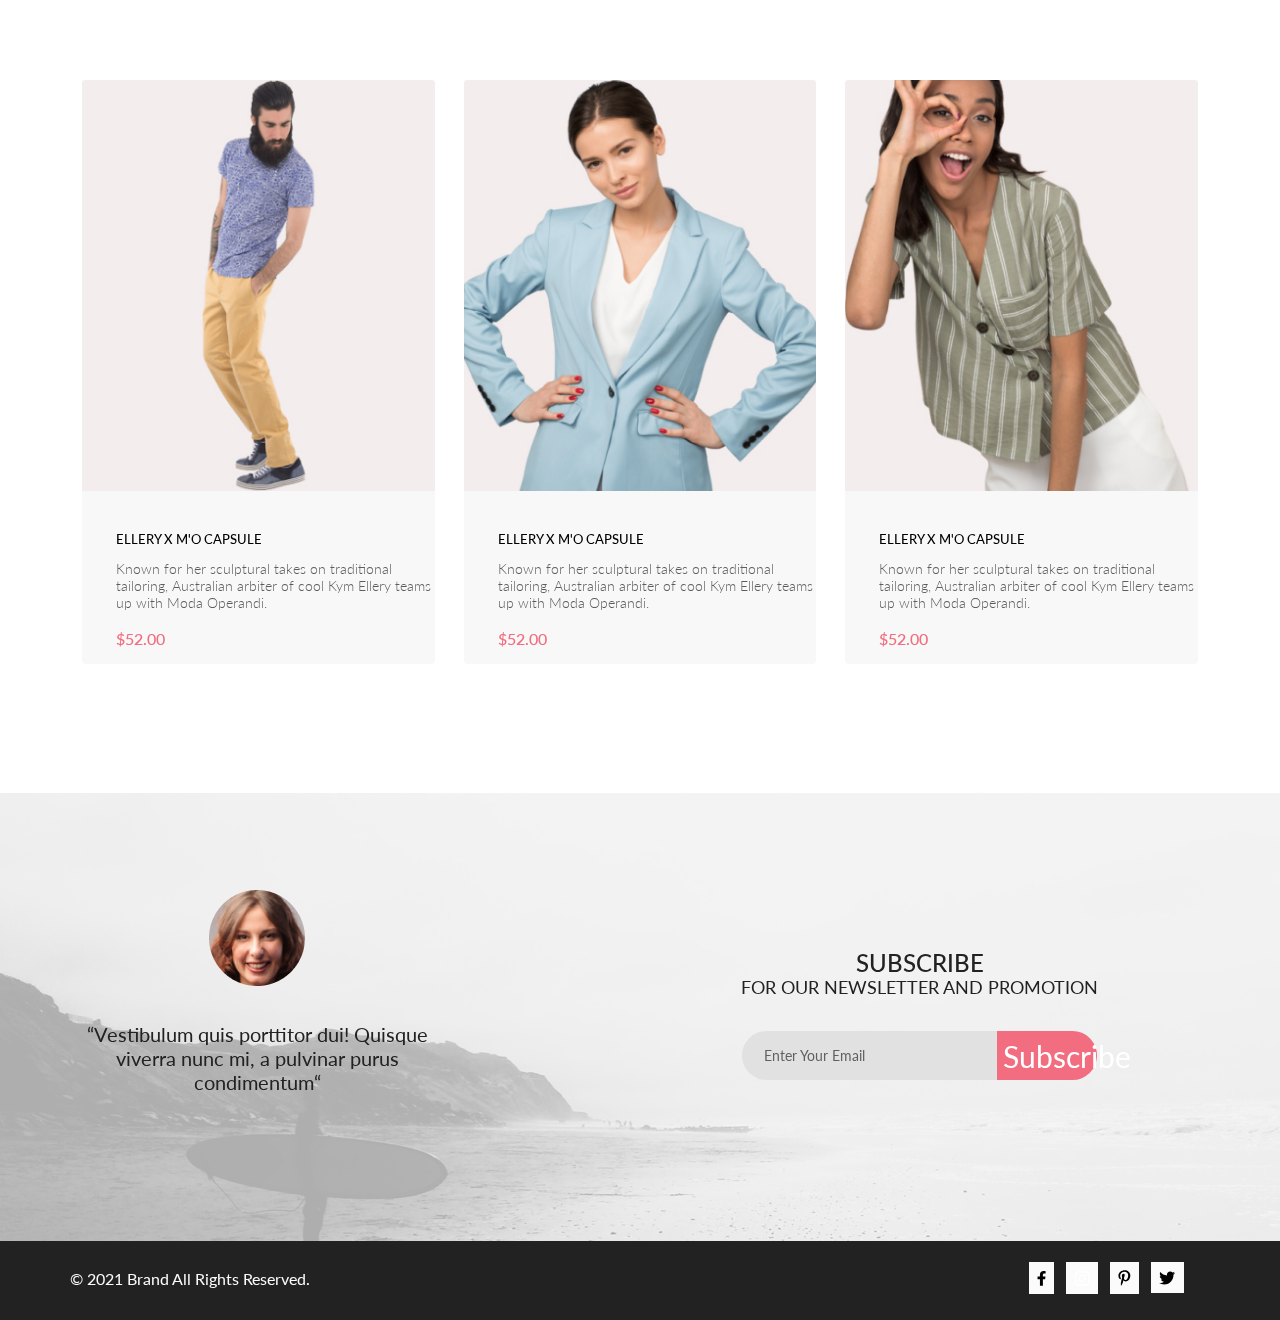
<file: product.html>
<!DOCTYPE html>
<html lang="en">

<head>
    <meta charset="UTF-8">
    <meta http-equiv="X-UA-Compatible" content="IE=edge">
    <meta name="viewport" content="width=device-width, initial-scale=1.0">
    <title>site</title>
    <link rel="stylesheet" href="./css/bootstrap.min.css">
    <link rel="stylesheet" href="./css/style.css">
    <link rel="preconnect" href="https://fonts.gstatic.com">
    <link href="https://fonts.googleapis.com/css2?family=Lato:wght@300;400;700;900&display=swap" rel="stylesheet">
</head>

<body>
    <header class="header">
        <div class="container header__container">
            <div class="header__logo-container">
                <img src="img/header/header__logo.svg" alt="logo" class="header__logo" width="44" height="38">
                <div class="header__search">
                    <button class="header__button">
                        <img src="img/header/header__loupe.svg" alt="loupe" width="26" height="27"></button>
                </div>
            </div>
            <ul class="header__menu-list">
                <li class="header__menu-item"><button class="header__button"><svg class="icon" width="32" height="23"
                            viewBox="0 0 32 23" fill="none" xmlns="http://www.w3.org/2000/svg">
                            <path d="M0 23V20.31H32V23H0ZM0 12.76V10.07H32V12.76H0ZM0 2.69V0H32V2.69H0Z"
                                fill="#E8E8E8" />
                        </svg></button></li>
                <li class="header__menu-item"><button class="header__button"><img
                            src="img/header/header__menu-account.svg" alt="account" class="button">
                    </button></li>
                <li class="header__menu-item"><button class="header__button"><img src="img/header/header_menu-cart.svg"
                            alt="cart" class="icon">
                    </button></li>
            </ul>
        </div>
    </header>
    <main>
        <section class="breadcrumb">
            <h2 class="visually-hidden">breadcrumb</h2>
            <div class="breadcrumb__bg-layer container">
                <div class="breadcrumb__heading">
                    <h1 class="breadcrumb__text">new arrivals</h1>
                </div>
                <div class="breadcrumb__navigation-block">
                    <nav class="breadcrumb__nav">
                        <ul class="breadcrumb__nav-list">
                            <li class="breadcrumb__nav-item"><a href="#" class="breadcrumb__nav-link">home</a></li>
                            <li class="breadcrumb__nav-item">/<a href="#" class="breadcrumb__nav-link">men</a></li>
                            <li class="breadcrumb__nav-item">/<a href="#"
                                    class="breadcrumb__nav-link breadcrumb__nav--active">new arrivals</a></li>
                        </ul>
                    </nav>
                </div>
            </div>
        </section>
        <section>
            <h2 class="visually-hidden">Карусель</h2>
            <div id="carouselExampleControls" class="carousel slide" data-bs-ride="carousel">
                <div class="carousel-inner">
                    <div class="carousel-item active">
                        <img src="./img/carousel/caruosel.jpg" class="mx-auto d-block" alt="..." height="777">
                    </div>
                    <div class="carousel-item">
                        <img src="./img/brand-name/brand-name__man-in-jacket.png" class="mx-auto d-block" alt="..."
                            height="777">
                    </div>
                </div>
                <a class="carousel-control-prev" href="#carouselExampleControls" role="button" data-bs-slide="prev">
                    <span class="carousel-control-prev-icon" aria-hidden="true"></span>
                    <span class="visually-hidden">Previous</span>
                </a>
                <a class="carousel-control-next" href="#carouselExampleControls" role="button" data-bs-slide="next">
                    <span class="carousel-control-next-icon" aria-hidden="true"></span>
                    <span class="visually-hidden">Next</span>
                </a>
            </div>
        </section>
        <section class="product">
            <h2 class="visually-hidden">product</h2>
            <div class="d-flex align-items-center flex-column product-card container">
                <h2 class="visually-hidden">Product info</h2>
                <div class="product-info__content container-sm d-flex align-items-center flex-column">
                    <p class="product-info__category mb-3">women collection</p>
                    <h3 class="product-info__title my-3">moschino cheap and chic</h3>
                    <p class="product-info__text container-sm text-center mt-5">Compellingly actualize fully researched
                        processes before proactive
                        outsourcing. Progressively syndicate collaborative architectures before cutting-edge services.
                        Completely visualize parallel core competencies rather than exceptional portals. </p>
                    <p class="product-info__price mt-3">$561</p>
                </div>
                <ul class="product-info__dropdowns my-5 d-flex flex-row">
                    <li class="product-info__item product-info__color">
                        <button class="btn dropdown-toggle product-info__button" id="dropdownMenuButtonColor"
                            type="button" data-bs-toggle="dropdown" aria-expanded="false">choose color
                            <svg width="18" height="8" viewBox="0 0 11 6" fill="#6F6E6E"
                                xmlns="http://www.w3.org/2000/svg">
                                <path
                                    d="M5.00214 5.00214C4.83521 5.00247 4.67343 4.94433 4.54488 4.83782L0.258102 1.2655C0.112196 1.14422 0.0204417 0.969958 0.00302325 0.781035C-0.0143952 0.592112 0.0439493 0.404007 0.165221 0.258101C0.286493 0.112196 0.460759 0.0204417 0.649682 0.00302327C0.838605 -0.0143952 1.02671 0.043949 1.17262 0.165221L5.00214 3.36602L8.83167 0.279536C8.90475 0.220188 8.98884 0.175869 9.0791 0.149125C9.16937 0.122382 9.26403 0.113741 9.35764 0.1237C9.45126 0.133659 9.54198 0.162021 9.6246 0.207156C9.70722 0.252292 9.7801 0.313311 9.83906 0.386705C9.90449 0.460167 9.95405 0.546351 9.98462 0.639855C10.0152 0.733359 10.0261 0.83217 10.0167 0.930097C10.0073 1.02802 9.97784 1.12296 9.93005 1.20895C9.88227 1.29494 9.81723 1.37013 9.73904 1.42982L5.45225 4.88068C5.32002 4.97036 5.16154 5.01312 5.00214 5.00214Z" />
                            </svg></button>
                        <ul class="dropdown-menu" aria-labelledby="dropdownMenuButtonColor">
                            <li><a class="dropdown-item" href="#">Black</a></li>
                            <li><a class="dropdown-item" href="#">Red</a></li>
                            <li><a class="dropdown-item" href="#">White</a></li>
                        </ul>
                    </li>
                    <li class="product-info__item product-info__size">
                        <button class="btn dropdown-toggle product-info__button" id="dropdownMenuButtonSize"
                            type="button" data-bs-toggle="dropdown" aria-expanded="false">choose size
                            <svg width="18" height="8" viewBox="0 0 11 6" fill="#6F6E6E"
                                xmlns="http://www.w3.org/2000/svg">
                                <path
                                    d="M5.00214 5.00214C4.83521 5.00247 4.67343 4.94433 4.54488 4.83782L0.258102 1.2655C0.112196 1.14422 0.0204417 0.969958 0.00302325 0.781035C-0.0143952 0.592112 0.0439493 0.404007 0.165221 0.258101C0.286493 0.112196 0.460759 0.0204417 0.649682 0.00302327C0.838605 -0.0143952 1.02671 0.043949 1.17262 0.165221L5.00214 3.36602L8.83167 0.279536C8.90475 0.220188 8.98884 0.175869 9.0791 0.149125C9.16937 0.122382 9.26403 0.113741 9.35764 0.1237C9.45126 0.133659 9.54198 0.162021 9.6246 0.207156C9.70722 0.252292 9.7801 0.313311 9.83906 0.386705C9.90449 0.460167 9.95405 0.546351 9.98462 0.639855C10.0152 0.733359 10.0261 0.83217 10.0167 0.930097C10.0073 1.02802 9.97784 1.12296 9.93005 1.20895C9.88227 1.29494 9.81723 1.37013 9.73904 1.42982L5.45225 4.88068C5.32002 4.97036 5.16154 5.01312 5.00214 5.00214Z" />
                            </svg></button>
                        <ul class="dropdown-menu" aria-labelledby="dropdownMenuButtonSize">
                            <li><a class="dropdown-item" href="#">s</a></li>
                            <li><a class="dropdown-item" href="#">m</a></li>
                            <li><a class="dropdown-item" href="#">l</a></li>
                        </ul>
                    </li>
                    <li class="product-info__item product-info__quantity">
                        <button class="btn dropdown-toggle product-info__button" id="dropdownMenuButtonQty"
                            type="button" data-bs-toggle="dropdown" aria-expanded="false">quantity
                            <svg width="18" height="8" viewBox="0 0 11 6" fill="#6F6E6E"
                                xmlns="http://www.w3.org/2000/svg">
                                <path
                                    d="M5.00214 5.00214C4.83521 5.00247 4.67343 4.94433 4.54488 4.83782L0.258102 1.2655C0.112196 1.14422 0.0204417 0.969958 0.00302325 0.781035C-0.0143952 0.592112 0.0439493 0.404007 0.165221 0.258101C0.286493 0.112196 0.460759 0.0204417 0.649682 0.00302327C0.838605 -0.0143952 1.02671 0.043949 1.17262 0.165221L5.00214 3.36602L8.83167 0.279536C8.90475 0.220188 8.98884 0.175869 9.0791 0.149125C9.16937 0.122382 9.26403 0.113741 9.35764 0.1237C9.45126 0.133659 9.54198 0.162021 9.6246 0.207156C9.70722 0.252292 9.7801 0.313311 9.83906 0.386705C9.90449 0.460167 9.95405 0.546351 9.98462 0.639855C10.0152 0.733359 10.0261 0.83217 10.0167 0.930097C10.0073 1.02802 9.97784 1.12296 9.93005 1.20895C9.88227 1.29494 9.81723 1.37013 9.73904 1.42982L5.45225 4.88068C5.32002 4.97036 5.16154 5.01312 5.00214 5.00214Z" />
                            </svg></button>
                        <ul class="dropdown-menu" aria-labelledby="dropdownMenuButtonQty">
                            <li><a class="dropdown-item" href="#">1</a></li>
                            <li><a class="dropdown-item" href="#">2</a></li>
                            <li><a class="dropdown-item" href="#">3</a></li>
                        </ul>
                    </li>
                </ul>
                <button class="product-info__add-to-cart" type="button"><svg width="25" height="25" viewBox="0 0 38 38"
                        fill="#F16D7F" xmlns="http://www.w3.org/2000/svg">
                        <path
                            d="M27.199 29C26.5512 28.9738 25.9396 28.6948 25.4952 28.2227C25.0509 27.7506 24.8094 27.1232 24.8225 26.475C24.8356 25.8269 25.1023 25.2097 25.5653 24.7559C26.0283 24.3022 26.6508 24.048 27.2991 24.048C27.9474 24.048 28.5697 24.3022 29.0327 24.7559C29.4957 25.2097 29.7624 25.8269 29.7755 26.475C29.7886 27.1232 29.5471 27.7506 29.1028 28.2227C28.6585 28.6948 28.0468 28.9738 27.399 29H27.199ZM7.75098 26.32C7.75098 25.79 7.90815 25.2718 8.20264 24.8311C8.49712 24.3904 8.91569 24.0469 9.4054 23.844C9.8951 23.6412 10.434 23.5881 10.9539 23.6915C11.4737 23.7949 11.9512 24.0502 12.326 24.425C12.7009 24.7998 12.9562 25.2773 13.0596 25.7972C13.163 26.317 13.1098 26.8559 12.907 27.3456C12.7041 27.8353 12.3606 28.2539 11.9199 28.5483C11.4792 28.8428 10.9611 29 10.431 29C10.0789 29.0003 9.73017 28.9311 9.40479 28.7966C9.0794 28.662 8.78374 28.4646 8.53467 28.2158C8.28559 27.9669 8.08805 27.6713 7.95325 27.3461C7.81844 27.0208 7.74902 26.6721 7.74902 26.32H7.75098ZM11.551 20.686C11.2916 20.6868 11.039 20.6024 10.8322 20.4457C10.6253 20.2891 10.4756 20.0689 10.406 19.819L5.573 2.36401H2.18005C1.86657 2.36401 1.56591 2.23947 1.34424 2.01781C1.12257 1.79614 0.998047 1.49549 0.998047 1.18201C0.998047 0.868519 1.12257 0.567873 1.34424 0.346205C1.56591 0.124537 1.86657 5.81268e-06 2.18005 5.81268e-06H6.46106C6.72055 -0.00080736 6.97309 0.0837201 7.17981 0.240568C7.38653 0.397416 7.53589 0.617884 7.60498 0.868006L12.438 18.323H25.616L29.999 8.27501H15.399C15.2409 8.27961 15.0834 8.25242 14.9359 8.19507C14.7884 8.13771 14.6539 8.05134 14.5404 7.94108C14.4269 7.83082 14.3366 7.69891 14.275 7.55315C14.2134 7.40739 14.1816 7.25075 14.1816 7.0925C14.1816 6.93426 14.2134 6.77762 14.275 6.63186C14.3366 6.4861 14.4269 6.35419 14.5404 6.24393C14.6539 6.13367 14.7884 6.0473 14.9359 5.98994C15.0834 5.93259 15.2409 5.90541 15.399 5.91001H31.812C32.0077 5.90996 32.2003 5.95866 32.3724 6.05172C32.5446 6.14478 32.6908 6.27926 32.798 6.44301C32.9058 6.60729 32.9714 6.79569 32.9889 6.99145C33.0063 7.18721 32.9752 7.38424 32.8981 7.565L27.493 19.977C27.4007 20.1876 27.249 20.3668 27.0565 20.4927C26.864 20.6186 26.6391 20.6858 26.4091 20.686H11.551Z" />
                    </svg>Add to Cart</button>
            </div>
        </section>
        <section class="cards container">
            <h2 class="visually-hidden">cards</h2>
            <div class="card" style="width: 31.6%">
                <img src="./img/featured/4_pic.jpg" class="card-img-top" alt="...">
                <div class="card-body">
                    <h4 class="featured__content-heading">ellery x m'o capsule</h4>
                    <p class="featured__content-text">Known for her sculptural takes on traditional tailoring,
                        Australian arbiter of cool Kym Ellery teams up with Moda Operandi.</p>
                    <h4 class="featured__content-price">$52.00</h4>
                </div>
            </div>
            <div class="card" style="width: 31.6%">
                <img src="./img/featured/5_pic.jpg" class="card-img-top" alt="...">
                <div class="card-body">
                    <h4 class="featured__content-heading">ellery x m'o capsule</h4>
                    <p class="featured__content-text">Known for her sculptural takes on traditional tailoring,
                        Australian arbiter of cool Kym Ellery teams up with Moda Operandi.</p>
                    <h4 class="featured__content-price">$52.00</h4>
                </div>
            </div>
            <div class="card" style="width: 31.6%">
                <img src="./img/featured/6_pic.jpg" class="card-img-top" alt="...">
                <div class="card-body">
                    <h4 class="featured__content-heading">ellery x m'o capsule</h4>
                    <p class="featured__content-text">Known for her sculptural takes on traditional tailoring,
                        Australian arbiter of cool Kym Ellery teams up with Moda Operandi.</p>
                    <h4 class="featured__content-price">$52.00</h4>
                </div>
            </div>
        </section>
    </main>
    <footer class="footer">
        <section class="subscription">
            <div class="subscription__wrapper">
                <div class="subscription__container container">
                    <div class="subscription__content">
                        <img src="img/footer/content-face.png" alt="round face" class="subscription__face" width="96"
                            height="96">
                        <p class="subscription__text">“Vestibulum quis porttitor dui! Quisque viverra nunc mi, a
                            pulvinar purus condimentum“</p>
                    </div>
                    <div class="subscription__input">
                        <h4 class="subscription__input-heading">subscribe</h4>
                        <p class="subscription__input-text">for our newsletter and promotion</p>
                        <form class="subscribe__input-field">
                            <input type="text" class="subscription--input" placeholder="Enter Your Email">
                            <button class="subscription__input--button" type="submit">Subscribe</button>
                        </form>
                    </div>
                </div>
            </div>
        </section>
        <div class="social-links">
            <div class="social-links__content container">
                <p class="copyright">&copy; 2021 Brand All Rights Reserved.</p>
                <ul class="social-links__icons">
                    <li class="social-links__wrapper">
                        <div class="social-links__icon-wrap">
                            <img src="img/footer/facebook.svg" alt="facebook" class="social-links_wrapper-img">
                        </div>
                    </li>
                    <li class="social-links__wrapper instagram-wrap">
                        <div class="social-links__icon-wrap">
                            <img src="img/footer/instagram.svg" alt="instagram" class="social-links_wrapper-img">
                        </div>
                    </li>
                    <li class="social-links__wrapper">
                        <div class="social-links__icon-wrap">
                            <img src="img/footer/pinterest.svg" alt="pinterest" class="social-links_wrapper-img">
                        </div>
                    </li>
                    <li class="social-links__wrapper">
                        <div class="social-links__icon-wrap">
                            <img src="img/footer/twitter.svg" alt="twitter" class="social-links_wrapper-img">
                        </div>
                    </li>
                </ul>
            </div>
        </div>
    </footer>
    <script src="./js/bootstrap.min.js"></script>
</body>

</html>
</file>
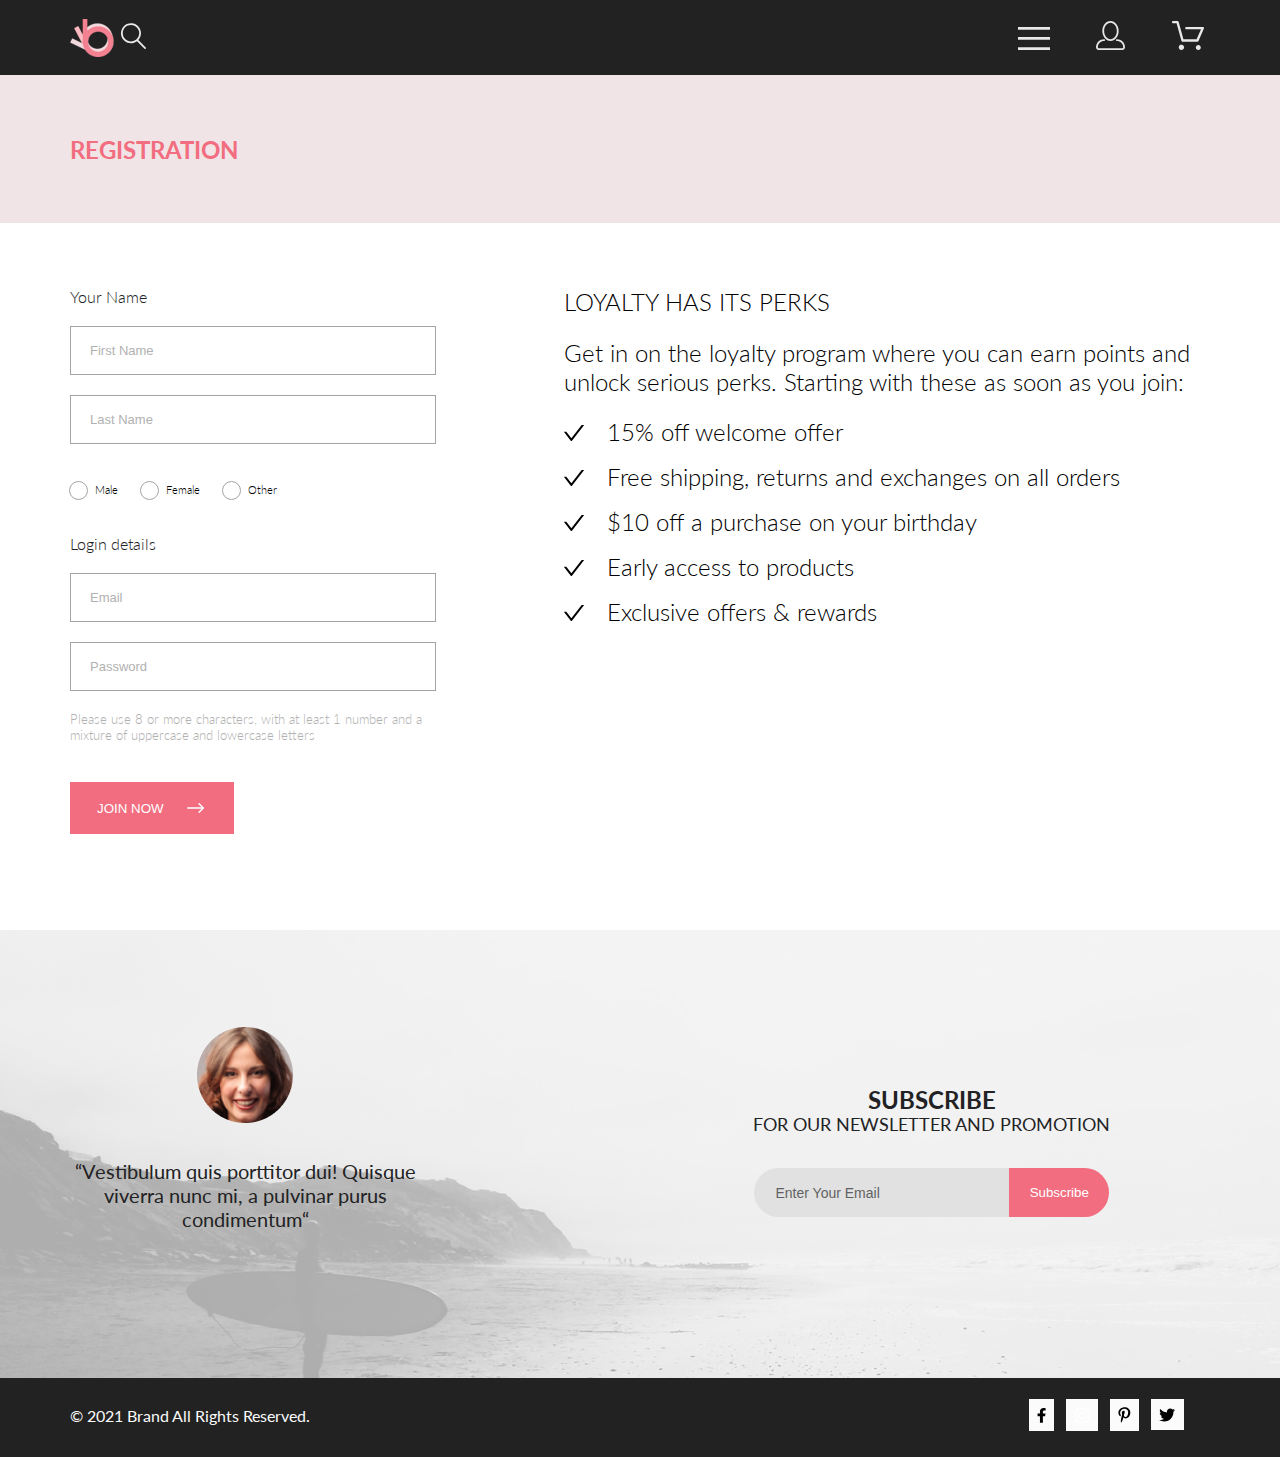
<file: registration.html>
<!DOCTYPE html>
<html lang="en">

<head>
    <meta charset="UTF-8">
    <meta name="viewport" content="width=device-width, initial-scale=1.0">
    <title>site</title>
    <link rel="stylesheet" href="css/style.css">
    <link rel="preconnect" href="https://fonts.gstatic.com">
    <link rel="preconnect" href="https://fonts.gstatic.com">
    <link href="https://fonts.googleapis.com/css2?family=Lato:wght@300;400;700;900&display=swap" rel="stylesheet">
</head>

<body>
    <header class="header">
        <div class="container header__container">
            <div class="header__logo-container">
                <img src="img/header/header__logo.svg" alt="logo" class="header__logo" width="44" height="38">
                <div class="header__search">
                    <button class="header__button">
                        <img src="img/header/header__loupe.svg" alt="loupe" width="26" height="27"></button>
                </div>
            </div>
            <ul class="header__menu-list">
                <li class="header__menu-item"><button class="header__button"><svg class="icon" width="32" height="23"
                            viewBox="0 0 32 23" fill="none" xmlns="http://www.w3.org/2000/svg">
                            <path d="M0 23V20.31H32V23H0ZM0 12.76V10.07H32V12.76H0ZM0 2.69V0H32V2.69H0Z"
                                fill="#E8E8E8" />
                        </svg></button></li>
                <li class="header__menu-item"><button class="header__button"><img
                            src="img/header/header__menu-account.svg" alt="account" class="button">
                    </button></li>
                <li class="header__menu-item"><button class="header__button"><img src="img/header/header_menu-cart.svg"
                            alt="cart" class="icon">
                    </button></li>
            </ul>
        </div>
    </header>
    <main>
        <section class="breadcrumb">
            <h2 class="visually-hidden">breadcrumb</h2>
            <div class="breadcrumb__bg-layer container container-tablet">
                <div class="breadcrumb__heading">
                    <h1 class="breadcrumb__text">registration</h1>
                </div>
            </div>
        </section>
        <section class="registration container container-tablet">
            <h2 class="visually-hidden">reg</h2>
            <div class="registration__form container-mobile">
                <form action="#" method="get">
                    <fieldset class="registration__fieldset-name">
                        <legend class="registration__name-legend">Your Name</legend>
                        <input type="text" placeholder="First Name" class="registration__input">
                        <input type="text" placeholder="Last Name" class="registration__input">
                        <input type="radio" name="gender" value="male">
                        <label class="registration__gender">Male</label>
                        <input type="radio" name="gender" value="female">
                        <label class="registration__gender">Female</label>
                        <input type="radio" name="gender" value="other">
                        <label class="registration__gender">Other</label>
                    </fieldset>
                    <fieldset class="registration__fieldset-login">
                        <legend class="registration__login-legend">Login details</legend>
                        <input type="email" placeholder="Email" class="registration__input registration__input-login">
                        <input type="password" placeholder="Password"
                            class="registration__input registration__input-login">
                        <p class="registration__password-comment">Please use 8 or more characters, with at least 1
                            number and a mixture of uppercase and lowercase letters</p>
                    </fieldset>
                    <button class="registration__button">join now <img src="img/registration/reg-button.svg" alt=""
                            class="registration__button-svg"></button>
                </form>
            </div>
            <div class="registration__loyalty container-mobile">
                <h2 class="registration__loyalty-header">loyalty has its perks</h2>
                <p class="registration__loyalty-description">Get in on the loyalty program where you can earn points and
                    unlock serious perks. Starting with these as soon as you join:</p>
                <ul class="registration__loyalty-list">
                    <li class="registration__loyalty-item"><img src="img/registration/loyalty__check.svg" alt="check"
                            class="loyalty-checkbox">15% off welcome offer</li>
                    <li class="registration__loyalty-item"><img src="img/registration/loyalty__check.svg" alt="check"
                            class="loyalty-checkbox">Free shipping, returns and exchanges on all orders</li>
                    <li class="registration__loyalty-item"><img src="img/registration/loyalty__check.svg" alt="check"
                            class="loyalty-checkbox">$10 off a purchase on your birthday</li>
                    <li class="registration__loyalty-item"><img src="img/registration/loyalty__check.svg" alt="check"
                            class="loyalty-checkbox">Early access to products</li>
                    <li class="registration__loyalty-item"><img src="img/registration/loyalty__check.svg" alt="check"
                            class="loyalty-checkbox">Exclusive offers & rewards</li>
                </ul>
            </div>
        </section>
    </main>
    <footer class="footer">
        <section class="subscription">
            <div class="subscription__wrapper">
                <div class="subscription__container container">
                    <div class="subscription__content">
                        <img src="img/footer/content-face.png" alt="round face" class="subscription__face" width="96"
                            height="96">
                        <p class="subscription__text">“Vestibulum quis porttitor dui! Quisque viverra nunc mi, a
                            pulvinar purus condimentum“</p>
                    </div>
                    <div class="subscription__input">
                        <h4 class="subscription__input-heading">subscribe</h4>
                        <p class="subscription__input-text">for our newsletter and promotion</p>
                        <form class="subscribe__input-field">
                            <input type="text" class="subscription--input" placeholder="Enter Your Email">
                            <button class="subscription__input--button" type="submit">Subscribe</button>
                        </form>
                    </div>
                </div>
            </div>
        </section>
        <div class="social-links">
            <div class="social-links__content container">
                <p class="copyright">&copy; 2021 Brand All Rights Reserved.</p>
                <ul class="social-links__icons">
                    <li class="social-links__wrapper">
                        <div class="social-links__icon-wrap">
                            <img src="img/footer/facebook.svg" alt="facebook" class="social-links_wrapper-img">
                        </div>
                    </li>
                    <li class="social-links__wrapper instagram-wrap">
                        <div class="social-links__icon-wrap">
                            <img src="img/footer/instagram.svg" alt="instagram" class="social-links_wrapper-img">
                        </div>
                    </li>
                    <li class="social-links__wrapper">
                        <div class="social-links__icon-wrap">
                            <img src="img/footer/pinterest.svg" alt="pinterest" class="social-links_wrapper-img">
                        </div>
                    </li>
                    <li class="social-links__wrapper">
                        <div class="social-links__icon-wrap">
                            <img src="img/footer/twitter.svg" alt="twitter" class="social-links_wrapper-img">
                        </div>
                    </li>
                </ul>
            </div>
        </div>
    </footer>
</body>

</html>
</file>
<file: css/style.css>
html,
body,
div,
span,
applet,
object,
iframe,
h1,
h2,
h3,
h4,
h5,
h6,
p,
blockquote,
pre,
a,
abbr,
acronym,
address,
big,
cite,
code,
del,
dfn,
em,
img,
ins,
kbd,
q,
s,
samp,
small,
strike,
strong,
sub,
sup,
tt,
var,
b,
u,
i,
center,
dl,
dt,
dd,
ol,
ul,
li,
fieldset,
form,
label,
legend,
table,
caption,
tbody,
tfoot,
thead,
tr,
th,
td,
article,
aside,
canvas,
details,
embed,
figure,
figcaption,
footer,
header,
hgroup,
menu,
nav,
output,
ruby,
section,
summary,
time,
mark,
audio,
video {
  margin: 0;
  padding: 0;
  border: 0;
  font-size: 100%;
  vertical-align: baseline;
}

article,
aside,
details,
figcaption,
figure,
footer,
header,
hgroup,
menu,
nav,
section {
  display: block;
}

body {
  line-height: 1;
}

ol,
ul {
  list-style: none;
}

blockquote,
q {
  quotes: none;
}

blockquote:before,
blockquote:after,
q:before,
q:after {
  content: "";
  content: none;
}

table {
  border-collapse: collapse;
  border-spacing: 0;
}

body {
  font-family: "Lato", "Arial", sans-serif;
  font-size: 30px;
  font-style: normal;
  font-weight: 400;
  line-height: 36px;
}

.container {
  max-width: 1140px;
  margin: 0 auto;
}

a {
  text-decoration: none;
  color: initial;
}

.no-left-margin {
  margin-left: 0;
}

.no-right-margin {
  margin-right: 0;
}

.margin-bottom {
  margin-bottom: 40px;
}

.catalog__list,
.featured__content {
  display: flex;
  flex-wrap: wrap;
}

.catalog__item,
.featured__content-blocks {
  width: 360px;
  height: 581px;
  background-color: #F8F8F8;
  margin: 0 auto;
  margin-top: 30px;
}

.catalog__item-heading,
.catalog__item-description,
.catalog__item-price,
.featured__content-heading,
.featured__content-text,
.featured__content-price {
  margin-left: 18px;
}

.catalog__item-heading,
.featured__content-heading {
  font-size: 13px;
  line-height: 16px;
  color: #000000;
  margin-top: 24px;
  text-transform: uppercase;
}

.catalog__item-description,
.featured__content-text {
  font-weight: 300;
  font-size: 14px;
  line-height: 17px;
  color: #5D5D5D;
  margin-top: 13px;
  width: 315px;
}

.catalog__item-price,
.featured__content-price {
  font-size: 16px;
  line-height: 19px;
  color: #F16D7F;
  margin-top: 18px;
}

.visually-hidden {
  position: absolute;
  width: 1px;
  height: 1px;
  margin: -1px;
  padding: 0;
  overflow: hidden;
  border: 0;
  clip: rect(0 0 0 0);
}

@media (min-width: 552px) and (max-width: 1112px) {
  .container-tablet {
    width: 95.8%;
  }
}

@media (max-width: 552px) {
  .container-mobile {
    width: 95.8%;
  }
}

.header {
  background-color: #222222;
  max-width: 1600px;
  margin: 0 auto;
}
.header .header__container {
  display: flex;
  height: 75px;
  align-items: center;
  justify-content: space-between;
  width: 91.5%;
}
.header .header-logo {
  margin: 0 41px 0 0;
}
.header .header__button {
  background-color: transparent;
  border: none;
}
.header .header__button:hover, .header .header__button:focus {
  opacity: 0.8;
}
.header .header__button:active {
  opacity: 0.5;
}
.header .header__menu-list,
.header .header__logo-container {
  display: flex;
  align-items: center;
}
.header .header__menu-item:not(:last-of-type) {
  margin: 0 34px 0 0;
}
@media (max-width: 552px) {
  .header .header__menu-item:nth-child(3),
.header .header__menu-item:nth-child(2) {
    display: none;
  }
  .header .header__menu-item:first-child {
    margin: 0;
  }
}
@media (min-width: 552px) and (max-width: 1112px) {
  .header .header__container {
    width: 91.5%;
  }
}
@media (max-width: 552px) {
  .header .header__container {
    width: 91.5%;
  }
}

.brand-name {
  display: flex;
  max-width: 1600px;
  margin: 0 auto;
  align-items: center;
  justify-content: center;
  background-color: #F1E4E6;
  position: relative;
}
.brand-name .brand-name__picture {
  width: 50%;
  background-color: #fff;
}
@media (max-width: 552px) {
  .brand-name .brand-name__picture {
    display: none;
  }
}
.brand-name .brand-name_img {
  margin: 0 auto;
  width: 100%;
  object-fit: fill;
}
@media (max-width: 552px) {
  .brand-name .brand-name_img {
    display: none;
  }
}
.brand-name .brand-name__header {
  font-size: 48px;
  font-style: normal;
  font-weight: 900;
  line-height: 58px;
  text-transform: uppercase;
  position: relative;
  padding: 0 0 0 28px;
  margin-left: 7.8%;
}
.brand-name .brand-name__header::before {
  position: absolute;
  content: "";
  width: 12px;
  height: 100%;
  background-color: #F16D7F;
  left: -12px;
}
@media (min-width: 552px) and (max-width: 1112px) {
  .brand-name .brand-name__header {
    font-size: 44px;
    line-height: 53px;
  }
}
.brand-name .brand-name__header .brand-name__header-span {
  font-size: 32px;
  font-style: normal;
  font-weight: 700;
  line-height: 38px;
  color: #F16D7F;
}
@media (max-width: 552px) {
  .brand-name .brand-name__header .brand-name__header-span {
    font-size: 20px;
    line-height: 24px;
  }
}
@media (min-width: 552px) and (max-width: 1112px) {
  .brand-name .brand-name__header .brand-name__header-span {
    font-size: 24px;
    line-height: 28.8px;
  }
}
@media (max-width: 552px) {
  .brand-name .brand-name__header {
    font-size: 38px;
    line-height: 45px;
    font-weight: 700;
    margin-left: 7, 4%;
  }
}
.brand-name .brand-name__content {
  width: 50%;
  background-color: #F1E4E6;
}
@media (max-width: 552px) {
  .brand-name .brand-name__content {
    width: 80%;
  }
}
@media (max-width: 552px) {
  .brand-name {
    min-height: 363px;
  }
}
.brand-name .main-menu {
  box-sizing: border-box;
  background-color: #FBFBFB;
  position: absolute;
  top: 0;
  right: 0;
  width: 15%;
  min-width: 150px;
  text-align: left;
  padding: 37px 0 37px 33px;
  z-index: 1;
  height: 100%;
}
.brand-name .main-menu__header {
  font-size: 14px;
  font-weight: 400;
  line-height: 17px;
  text-transform: uppercase;
  padding: 20px 0 12px;
  color: #F16D7F;
}
.brand-name .main-menu__header-black {
  font-size: 14px;
  font-weight: 700;
  line-height: 17px;
  text-transform: uppercase;
  padding: 20px 0 4px;
  color: #222222;
}
.brand-name .main-menu__submenu-link {
  text-decoration: none;
  color: #6f6e6e;
  padding-left: 1.5em;
  font-size: 14px;
  font-weight: 400;
  line-height: 25px;
  transition: color 0.5s, background-color 0.5s;
}
.brand-name .main-menu__submenu-link:hover {
  color: #222222;
  background-color: #F1E4E6;
}
.brand-name .main-menu__close-icon {
  position: absolute;
  top: 16px;
  right: 16px;
  outline: 0;
  background-color: transparent;
  border: 0;
}
.brand-name .main-menu__close-icon:hover {
  opacity: 0.8;
}
.brand-name .main-menu__close-icon:focus,
.brand-name .main-menu__close-icon:active path {
  fill: #222222;
}
@media (max-width: 1260px) {
  .brand-name .main-menu__submenu-item {
    display: none;
  }
}
@media (max-width: 768px) {
  .brand-name .main-menu {
    display: none;
  }
}

.offer {
  padding-top: 64px;
  text-transform: uppercase;
}
.offer .offer__list {
  display: flex;
  justify-content: space-between;
  flex-wrap: wrap;
}
.offer .offer__list .offer__item {
  width: 31.6%;
  height: 260px;
  background-image: url(../img/offer/offer__women.jpg);
  background-color: #ccc;
}
.offer .offer__list .offer__item .offer__item-name {
  font-size: 16px;
  line-height: 19px;
  color: #fff;
  text-transform: uppercase;
}
.offer .offer__list .offer__item .offer_item-category {
  color: #F16D7F;
}
.offer .offer__list .offer__item .offer_item-overlay {
  width: 100%;
  height: 100%;
  background-color: rgba(0, 0, 0, 0.7);
  display: flex;
  flex-direction: column;
  justify-content: center;
  align-items: center;
  text-align: center;
}
@media (max-width: 552px) {
  .offer .offer__list .offer__item {
    width: 91.46%;
    margin: 32px auto;
  }
}
.offer .offer__list .offer__item--bottom {
  width: 100%;
  height: 180px;
  margin-top: 30px;
  background-image: url(../img/offer/offer__accessories.jpg);
}
@media (max-width: 552px) {
  .offer .offer__list .offer__item--bottom {
    width: 91.46%;
    margin: 32px auto 0 auto;
  }
}
@media (max-width: 552px) {
  .offer .offer__list {
    flex-direction: column;
  }
}

.featured .featured__heading {
  font-size: 30px;
  line-height: 36px;
  text-align: center;
  font-weight: 400;
  color: #222222;
  margin-top: 97px;
  text-transform: uppercase;
}
.featured .featured__text {
  color: #9F9F9F;
  font-size: 14px;
  line-height: 17px;
  font-weight: 400;
  text-align: center;
  margin-top: 8px;
}
.featured .featured__btn-browse {
  outline: 1px solid #F16D7F;
  width: 211px;
  height: 47px;
  margin: 48.5px auto 95.5px auto;
  color: #F16D7F;
}
.featured .featured__btn-browse:hover {
  background-color: #F16D7F;
  color: white;
}
.featured .featured__btn-browse:active {
  opacity: 0.5;
}
.featured .featured__btn-browse .featured__btn-browse-text {
  font-size: 16px;
  line-height: 19px;
  margin: 0 auto;
  width: 139px;
  padding-top: 14px;
}
.featured .featured__content-blocks {
  position: relative;
}
.featured .featured__content-blocks:hover .featured__item-img, .featured .featured__content-blocks:focus .featured__item-img {
  filter: brightness(33%);
}
.featured .featured__content-blocks:hover .featured__item-button, .featured .featured__content-blocks:focus .featured__item-img {
  display: block;
}
.featured .featured__item-button {
  display: none;
  position: absolute;
  top: 190px;
  left: 50%;
  transform: translate(-50%, 0);
  font-size: 14px;
  line-height: 17px;
  color: #FFF;
  padding: 10px 16px 8px 13px;
  background-color: transparent;
  border: 1px solid #FFF;
}
.featured .featured__item-button:active {
  opacity: 0.5;
}
.featured .featured__item-button:hover {
  opacity: 0.8;
}
.featured .hover-text {
  margin-left: 11px;
}

.advantages {
  max-width: 1600px;
  min-height: 341px;
  background-color: #222222;
  display: flex;
  margin: 0 auto;
}
.advantages .advantages-wrap {
  display: flex;
}
@media (max-width: 552px) {
  .advantages .advantages-wrap {
    flex-direction: column;
    padding-bottom: 81px;
  }
}
@media (min-width: 552px) and (max-width: 1112px) {
  .advantages .advantages-wrap {
    flex-direction: column;
    padding-bottom: 61px;
  }
}
.advantages .advantages__block {
  width: 365px;
  height: 134px;
  text-align: center;
  margin-top: 103px;
}
.advantages .advantages__block .advantages__block-heading {
  font-weight: 400;
  font-size: 19.96px;
  line-height: 24px;
  color: #FBFBFB;
  margin-top: 23px;
}
.advantages .advantages__block .advantages__block-heading-big-icon {
  margin-top: 15px;
}
.advantages .advantages__block .advantages__block-text {
  font-weight: 300;
  font-size: 14px;
  line-height: 17px;
  text-align: center;
  color: #FBFBFB;
  margin-top: 16px;
}
@media (max-width: 552px) {
  .advantages .advantages__block {
    margin: 48px auto;
  }
}

.subscription {
  max-width: 1600px;
  min-height: 448px;
  background-image: url(../img/footer/footer__subcsription-img.jpg);
  background-size: cover;
  margin: 0 auto;
  background-color: #ccc;
}
.subscription .subscription__wrapper {
  width: 100%;
  min-height: 448px;
  background: rgba(244, 244, 244, 0.7);
}
.subscription .subscription__container {
  display: flex;
  justify-content: space-between;
}
@media (max-width: 552px) {
  .subscription .subscription__container {
    flex-direction: column;
  }
}
@media (min-width: 552px) and (max-width: 1112px) {
  .subscription .subscription__container {
    flex-direction: column;
  }
}
.subscription .subscription__content {
  width: 350px;
  text-align: center;
  padding-top: 97px;
}
@media (max-width: 552px) {
  .subscription .subscription__content {
    width: 91%;
    margin: 0 auto;
  }
}
@media (min-width: 552px) and (max-width: 1112px) {
  .subscription .subscription__content {
    width: 91%;
    margin: 0 auto;
  }
}
.subscription .subscription__text {
  font-size: 20px;
  line-height: 24px;
  color: #222224;
  padding-top: 30px;
}
@media (min-width: 552px) and (max-width: 1112px) {
  .subscription .subscription__text {
    width: 360px;
    margin: 0 auto;
  }
}
.subscription .subscription__input {
  width: 557px;
  text-align: center;
  text-transform: uppercase;
  padding-top: 155px;
}
.subscription .subscription__input .subscription__input-heading {
  font-size: 24px;
  line-height: 29px;
  color: #222224;
}
.subscription .subscription__input .subscription__input-text {
  font-size: 18px;
  line-height: 21px;
  color: #222224;
  padding-bottom: 33px;
}
.subscription .subscription__input .subscribe__input-field {
  display: flex;
  width: 356px;
  height: 49px;
  border-radius: 50px;
  margin: 0 auto;
}
.subscription .subscription__input .subscription--input {
  height: 100%;
  width: 71.8%;
  background: #E1E1E1;
  border: none;
  border-radius: 50px 0 0 50px;
  padding: 0%;
  font-size: 14px;
  line-height: 17px;
}
.subscription .subscription__input .subscription--input::placeholder {
  padding-left: 22px;
  font-size: 14px;
  line-height: 17px;
  color: #222224;
  opacity: 0.67;
}
.subscription .subscription__input .subscription__input--button {
  width: 28.2%;
  background: #F16D7F;
  height: 100%;
  border: none;
  color: #fff;
  border-radius: 0 50px 50px 0;
}
@media (max-width: 552px) {
  .subscription .subscription__input {
    width: 91%;
    margin: 0 auto 110px auto;
  }
}
@media (min-width: 552px) and (max-width: 1112px) {
  .subscription .subscription__input {
    width: 91%;
    margin: 0 auto 140px auto;
  }
}
.subscription .button-text {
  font-size: 14px;
  line-height: 17px;
  display: flex;
  align-items: center;
  text-align: center;
  color: #FFFFFF;
}

.social-links {
  max-width: 1600px;
  min-height: 79px;
  background-color: #222222;
  color: #FBFBFB;
  font-size: 16px;
  line-height: 19px;
  margin: 0 auto;
}
.social-links .social-links__content {
  display: flex;
  align-items: center;
  justify-content: space-between;
  padding: 21px 0;
}
@media (max-width: 552px) {
  .social-links .social-links__content {
    flex-direction: column-reverse;
  }
}
.social-links .social-links__icons {
  width: 185px;
}
.social-links .social-links__wrapper {
  display: inline-block;
  background-color: #FBFBFB;
  text-align: center;
  margin: 0 4px;
  padding: 0 8px 8px 8px;
}
.social-links .social-links_wrapper-img {
  vertical-align: -webkit-baseline-middle;
}
@media (max-width: 552px) {
  .social-links {
    flex-direction: column-reverse;
  }
}

.copyright {
  width: 332px;
}
@media (max-width: 552px) {
  .copyright {
    margin: 40px auto 9px auto;
    text-align: center;
  }
}

.breadcrumb {
  max-width: 1600px;
  height: 148px;
  background-color: #F1E4E6;
  margin: 0 auto;
}
.breadcrumb .breadcrumb__bg-layer {
  display: flex;
  align-items: center;
  justify-content: space-between;
  padding: 60px 0 60px 0;
}
@media (min-width: 552px) and (max-width: 1112px) {
  .breadcrumb .breadcrumb__bg-layer {
    width: 91.6%;
  }
}
@media (max-width: 552px) {
  .breadcrumb .breadcrumb__bg-layer {
    flex-direction: column;
    justify-content: space-around;
    width: 91.6%;
  }
}
.breadcrumb .breadcrumb__text {
  font-size: 24px;
  line-height: 29px;
  color: #F16D7F;
  text-transform: uppercase;
}
.breadcrumb .breadcrumb__nav-list {
  display: flex;
}
.breadcrumb .breadcrumb__nav-item {
  font-weight: 300;
  font-size: 14px;
  line-height: 17px;
  text-transform: uppercase;
  padding-right: 5px;
}
.breadcrumb .breadcrumb__nav-link {
  text-decoration: none;
  color: #636363;
  padding-left: 5px;
}
.breadcrumb .breadcrumb__nav--active {
  font-weight: 700;
  color: #F16D7F;
}

.catalog {
  text-transform: uppercase;
  font-size: 14px;
  line-height: 17px;
}
.catalog .catalog__item-link {
  text-decoration: none;
}
.catalog .catalog__item-description {
  text-transform: none;
}
.catalog .catalog__pagination {
  width: 284px;
  height: 44px;
  border: 1px solid #EBEBEB;
  margin: 49px auto 96px auto;
}
.catalog .catalog__pagination .catalog__pagination-list {
  display: flex;
  justify-content: space-between;
  padding: 12px 16px 12px 16px;
}
.catalog .catalog__pagination .catalog__pagination-number {
  font-weight: 300;
  font-size: 16px;
  line-height: 19px;
}
.catalog .catalog__pagination .catalog__pagination-link {
  text-decoration: none;
  color: #EBEBEB;
}
.catalog .catalog__pagination .catalog__pagination-link:hover {
  color: #6f6e6e;
}
.catalog .catalog__pagination .catalog__pagination-link--active {
  color: #EF5B70;
}
.catalog .catalog__filters,
.catalog .catalog__filter-link,
.catalog .catalog__sort-list {
  display: flex;
}
.catalog .catalog__filters {
  margin-top: 51px;
  margin-bottom: 44px;
}
.catalog .catalog__filters .catalog__filter-text {
  color: #000;
}
@media (max-width: 552px) {
  .catalog .catalog__filters .catalog__filter-text {
    display: none;
  }
}
.catalog .catalog__filters .catalog__filter-button {
  margin-left: 11px;
}
@media (min-width: 552px) and (max-width: 1112px) {
  .catalog .catalog__filters {
    display: flex;
    align-items: center;
    justify-content: space-between;
  }
}
@media (max-width: 552px) {
  .catalog .catalog__filters {
    display: flex;
    align-items: center;
    justify-content: space-between;
  }
}
.catalog .catalog__sort {
  margin-left: 31.5%;
}
.catalog .catalog__sort .catalog__sort-link {
  color: #6F6E6E;
  margin-right: 28px;
}
.catalog .catalog__sort .catalog__sort-arrow {
  margin-left: 10px;
}
@media (max-width: 552px) {
  .catalog .catalog__sort {
    margin-left: 0;
  }
}
@media (min-width: 552px) and (max-width: 1112px) {
  .catalog .catalog__sort {
    margin-left: 0;
  }
}
@media (min-width: 552px) and (max-width: 1112px) {
  .catalog .catalog__item:last-child {
    display: none;
  }
}

.registration {
  display: flex;
  padding-top: 64px;
  padding-bottom: 96px;
}
@media (max-width: 552px) {
  .registration .registration__form {
    margin: 0 auto;
  }
}
.registration input[type=text],
.registration input[type=email],
.registration input[type=password] {
  width: 360px;
  height: 45px;
  border: 1px solid #A4A4A4;
  display: block;
}
.registration input[type=radio] {
  display: none;
}
.registration .registration__fieldset-login {
  margin-top: 34px;
  width: 360px;
}
.registration .registration__login-legend,
.registration .registration__name-legend {
  font-weight: 300;
  font-size: 16px;
  line-height: 19px;
  color: #222222;
  margin-bottom: 20px;
}
.registration .registration__password-comment {
  font-weight: 300;
  font-size: 13px;
  line-height: 16px;
  color: #B1B1B1;
}
.registration .registration__loyalty-header {
  text-transform: uppercase;
  font-weight: 300;
  font-size: 24px;
  line-height: 29px;
  color: #000000;
  margin-bottom: 22px;
}
.registration .registration__loyalty-description {
  font-weight: 300;
  font-size: 24px;
  line-height: 29px;
  color: #000000;
  margin-bottom: 21px;
}
.registration .registration__loyalty-item {
  font-weight: 300;
  font-size: 24px;
  line-height: 29px;
  margin-bottom: 16px;
}
.registration .loyalty-checkbox {
  margin-right: 23px;
}
.registration .registration__gender {
  font-weight: 300;
  font-size: 11px;
  line-height: 13px;
  color: #000000;
  position: relative;
  padding-right: 15px;
  padding-left: 25px;
}
.registration .registration__gender::before {
  position: absolute;
  top: -2px;
  left: -1px;
  content: "";
  width: 17px;
  height: 17px;
  border: 1px solid #A4A4A4;
  border-radius: 50%;
}
input[type=radio]:checked + .registration .registration__gender::before {
  background: #F16D7F;
}
.registration .registration__loyalty {
  margin-left: 11.2%;
}
@media (min-width: 552px) and (max-width: 1112px) {
  .registration .registration__loyalty {
    margin-left: 2.8%;
  }
}
@media (max-width: 552px) {
  .registration .registration__loyalty {
    margin: 40px auto 100px;
  }
}
.registration .registration__fieldset-name:first-child,
.registration .registration__fieldset-login:first-child {
  margin-bottom: 20px;
}
.registration .registration__input {
  margin-bottom: 20px;
}
.registration .registration__input::placeholder, .registration .registration__input::placeholder {
  padding-left: 17px;
  font-weight: 300;
  font-size: 13px;
  line-height: 16px;
  color: #B1B1B1;
}
.registration .registration__input .registration__input-login {
  margin-bottom: 20px;
}
.registration .registration__button {
  padding: 16px 29px 17px 26px;
  background-color: #F16D7F;
  color: #fff;
  text-transform: uppercase;
  border: 1px solid #F16D7F;
  margin-top: 39px;
}
.registration .registration__button .registration__button-svg {
  margin-left: 20px;
  padding-top: 4px;
}
.registration .registration__button:hover {
  background-color: #fff;
  color: #F16D7F;
}
@media (max-width: 552px) {
  .registration {
    flex-direction: column;
  }
}

.shopping-cart {
  margin-bottom: 128px;
  display: flex;
}
@media (min-width: 552px) and (max-width: 1112px) {
  .shopping-cart {
    flex-direction: column;
    width: 97.6%;
    margin: 0 auto;
  }
}
@media (max-width: 552px) {
  .shopping-cart {
    flex-direction: column;
    width: 97.6%;
    margin: 0 auto;
  }
}
.shopping-cart .shopping-cart__items {
  margin-top: 96px;
  width: 652px;
}
@media (min-width: 552px) and (max-width: 1112px) {
  .shopping-cart .shopping-cart__items {
    width: 100%;
  }
}
@media (max-width: 552px) {
  .shopping-cart .shopping-cart__items {
    width: 100%;
  }
}
.shopping-cart .shopping-cart__items .shopping-cart__img {
  height: 306px;
}
@media (max-width: 552px) {
  .shopping-cart .shopping-cart__items .shopping-cart__img {
    width: 144px;
    height: 188px;
  }
}
.shopping-cart .shopping-cart__items .shopping-cart__items-content {
  margin-left: 31px;
  margin-top: 22px;
  position: relative;
}
.shopping-cart .shopping-cart__items .shopping-cart__items-heading,
.shopping-cart .shopping-cart__items .shopping-cart__items-price,
.shopping-cart .shopping-cart__items .shopping-cart__items-color,
.shopping-cart .shopping-cart__items .shopping-cart__items-size,
.shopping-cart .shopping-cart__items .shopping-cart__items-quantity {
  font-size: 22px;
  line-height: 26px;
  color: #575757;
  font-weight: 400;
}
@media (max-width: 552px) {
  .shopping-cart .shopping-cart__items .shopping-cart__items-heading,
.shopping-cart .shopping-cart__items .shopping-cart__items-price,
.shopping-cart .shopping-cart__items .shopping-cart__items-color,
.shopping-cart .shopping-cart__items .shopping-cart__items-size,
.shopping-cart .shopping-cart__items .shopping-cart__items-quantity {
    font-size: 14px;
    line-height: 17px;
  }
}
.shopping-cart .shopping-cart__items .shopping-cart__items-price,
.shopping-cart .shopping-cart__items .shopping-cart__items-color,
.shopping-cart .shopping-cart__items .shopping-cart__items-size,
.shopping-cart .shopping-cart__items .shopping-cart__items-quantity {
  margin-top: 6px;
}
.shopping-cart .shopping-cart__items .shopping-cart__items-heading {
  text-transform: uppercase;
  margin-bottom: 42px;
}
@media (max-width: 552px) {
  .shopping-cart .shopping-cart__items .shopping-cart__items-heading {
    margin-bottom: 13.5px;
  }
}
.shopping-cart .shopping-cart__items .shopping-cart__items-cross {
  position: absolute;
  top: 0;
  left: 319px;
}
@media (max-width: 552px) {
  .shopping-cart .shopping-cart__items .shopping-cart__items-cross {
    display: none;
  }
}
.shopping-cart .shopping-cart__items .shopping-cart__items-card {
  width: 652px;
  height: 306px;
  box-shadow: 7px 7px 15px 5px #EAEAEA;
  display: flex;
}
@media (max-width: 552px) {
  .shopping-cart .shopping-cart__items .shopping-cart__items-card {
    width: 358px;
    height: 188px;
    margin: 0 auto 40px auto;
  }
}
@media (min-width: 552px) and (max-width: 1112px) {
  .shopping-cart .shopping-cart__items .shopping-cart__items-card {
    margin: 0 auto 40px auto;
  }
}
.shopping-cart .shopping-cart__items .shopping-cart__items-buttons {
  margin-top: 72px;
  display: flex;
  justify-content: space-between;
}
.shopping-cart .shopping-cart__left-button,
.shopping-cart .shopping-cart__right-button {
  padding: 16px 40px 16px 40px;
  background-color: #fff;
  color: #000;
  font-weight: 300;
  font-size: 14px;
  line-height: 17px;
  border: 1px solid #A4A4A4;
  text-transform: uppercase;
}
.shopping-cart .shopping-cart__left-button:hover,
.shopping-cart .shopping-cart__right-button:hover {
  background-color: #F16D7F;
  color: #fff;
  border: 1px solid #F16D7F;
}
.shopping-cart .shopping-cart__address {
  margin-top: 113px;
  margin-left: 120px;
}
@media (min-width: 552px) and (max-width: 1112px) {
  .shopping-cart .shopping-cart__address {
    margin-top: 64px;
    margin-left: 0;
    display: flex;
    align-items: center;
    justify-content: space-between;
    margin-bottom: 128px;
  }
}
@media (max-width: 552px) {
  .shopping-cart .shopping-cart__address {
    margin-top: 64px;
    margin-left: 0;
    display: flex;
    align-items: center;
    justify-content: space-between;
    margin-bottom: 128px;
    flex-direction: column;
  }
}
.shopping-cart .shopping-cart__address input[type=text] {
  width: 360px;
  height: 45px;
  border: 1px solid #A4A4A4;
  display: block;
}
.shopping-cart .shopping-cart__address .shopping-cart__address-legend {
  font-weight: 300;
  font-size: 16px;
  line-height: 19px;
  color: #222222;
  text-transform: uppercase;
  margin-bottom: 20px;
}
.shopping-cart .shopping-cart__address .shopping-cart__address-btn {
  padding: 12px 14px 12px 14px;
  text-transform: uppercase;
  border: 1px solid #A4A4A4;
  background-color: #fff;
  color: #A4A4A4;
}
.shopping-cart .shopping-cart__address .shopping-cart__address-city,
.shopping-cart .shopping-cart__address .shopping-cart__state,
.shopping-cart .shopping-cart__address .shopping-cart__zip {
  margin-bottom: 20px;
  padding-left: 17px;
}
.shopping-cart .shopping-cart__address .shopping-cart__address-proceed {
  width: 378px;
  height: 214px;
  background: #F5F3F3;
  margin-top: 57.5px;
  text-transform: uppercase;
  color: #4A4A4A;
}
@media (min-width: 552px) and (max-width: 1112px) {
  .shopping-cart .shopping-cart__address .shopping-cart__address-proceed {
    margin-top: 0;
  }
}
.shopping-cart .shopping-cart__address .shopping-cart__address-proceed .shopping-cart__subtotal {
  font-size: 11px;
  line-height: 13px;
  padding-top: 40px;
  text-align: right;
  padding-right: 52.5px;
  padding-bottom: 12px;
}
.shopping-cart .shopping-cart__address .shopping-cart__address-proceed .shopping-cart__grand-total {
  font-weight: 300;
  font-size: 16px;
  line-height: 19px;
  text-align: right;
  padding-right: 52.5px;
}
.shopping-cart .shopping-cart__address .shopping-cart__address-proceed .shopping-cart__checkout {
  padding: 16px 42px 16px 42px;
  width: 190px;
  font-weight: 300;
  font-size: 16px;
  line-height: 19px;
  color: #FFFFFF;
  background-color: #F16D7F;
  margin: 41px 52.5px;
  border: 1px solid #F16D7F;
}
.shopping-cart .shopping-cart__address .shopping-cart__address-proceed .shopping-cart__checkout .shopping-cart__checkout:hover {
  color: #F16D7F;
  background-color: #fff;
}

.carousel {
  min-height: 777px;
  background-color: #F8F8F8;
  z-index: -1;
}

.cards {
  display: flex;
  justify-content: space-between;
  margin: 129px auto;
}

.card {
  border: none;
  background-color: #F8F8F8;
}
@media (min-width: 552px) and (max-width: 1112px) {
  .card:last-child {
    display: none;
  }
}
@media (max-width: 552px) {
  .card:last-child {
    display: none;
  }
}
@media (min-width: 552px) and (max-width: 1112px) {
  .card {
    width: 46.9%;
  }
}

.product {
  margin-top: -50px;
}

.product-card {
  min-height: 601px;
  z-index: 1;
  padding: 64.5px 0 0 0;
  border: 1px solid #F8F8F8;
  background-color: #fff;
}

.product-info {
  padding: 65px 0;
  margin-top: -60px;
  position: relative;
  background-color: #FFF;
  border: 1px solid #A4A4A4;
}

.product-info__category {
  color: #F16D7F;
  text-transform: uppercase;
  font-size: 14px;
  font-weight: 300;
  line-height: 17px;
  position: relative;
}

.product-info__category::after {
  content: "";
  width: 63px;
  height: 3px;
  background-color: #F16D7F;
  position: absolute;
  top: 25px;
  left: 50%;
  transform: translateX(-50%);
}

.product-info__title {
  font-size: 18px;
  font-weight: 300;
  line-height: 22px;
  text-transform: uppercase;
}

.product-info__text {
  max-width: 555px;
  font-size: 14px;
  font-weight: 300;
  line-height: 17px;
  text-align: center;
  color: #6f6e6e;
}

.product-info__price {
  font-size: 24px;
  font-weight: 300;
  line-height: 29px;
  color: #F16D7F;
}

.product-info__content {
  padding-bottom: 65px;
}

.product-info__content::after {
  content: "";
  width: 50%;
  height: 1px;
  background-color: #A4A4A4;
  position: relative;
  top: 65px;
}

.product-info__button {
  outline: none;
  background-color: transparent;
  border: 0;
  text-transform: uppercase;
  font-size: 14px;
  font-weight: 400;
  line-height: 17px;
  padding: 0 14px;
  color: #6f6e6e;
}

.product-info__button svg {
  padding-left: 0.5em;
}

.product-info__button:hover {
  color: #222222;
}

.product-info__button:hover svg {
  fill: #222222;
}

.product-info__button::after {
  border-top: none;
}

.product-info__add-to-cart {
  padding: 10px 38px;
  color: #F16D7F;
  border: 1px solid #F16D7F;
  background-color: transparent;
  font-size: 16px;
  line-height: 24px;
  font-weight: 400;
  cursor: pointer;
}

.product-info__add-to-cart:hover {
  color: white;
  background-color: #F16D7F;
}

.product-info__add-to-cart:hover svg {
  fill: #FBFBFB;
}

.product-info__add-to-cart:active,
.product-info__add-to-cart:focus {
  outline: 0;
  background-color: #ed3e56;
  color: white;
}

.product-info__add-to-cart:focus svg {
  fill: #FBFBFB;
}/*# sourceMappingURL=style.css.map */
</file>
